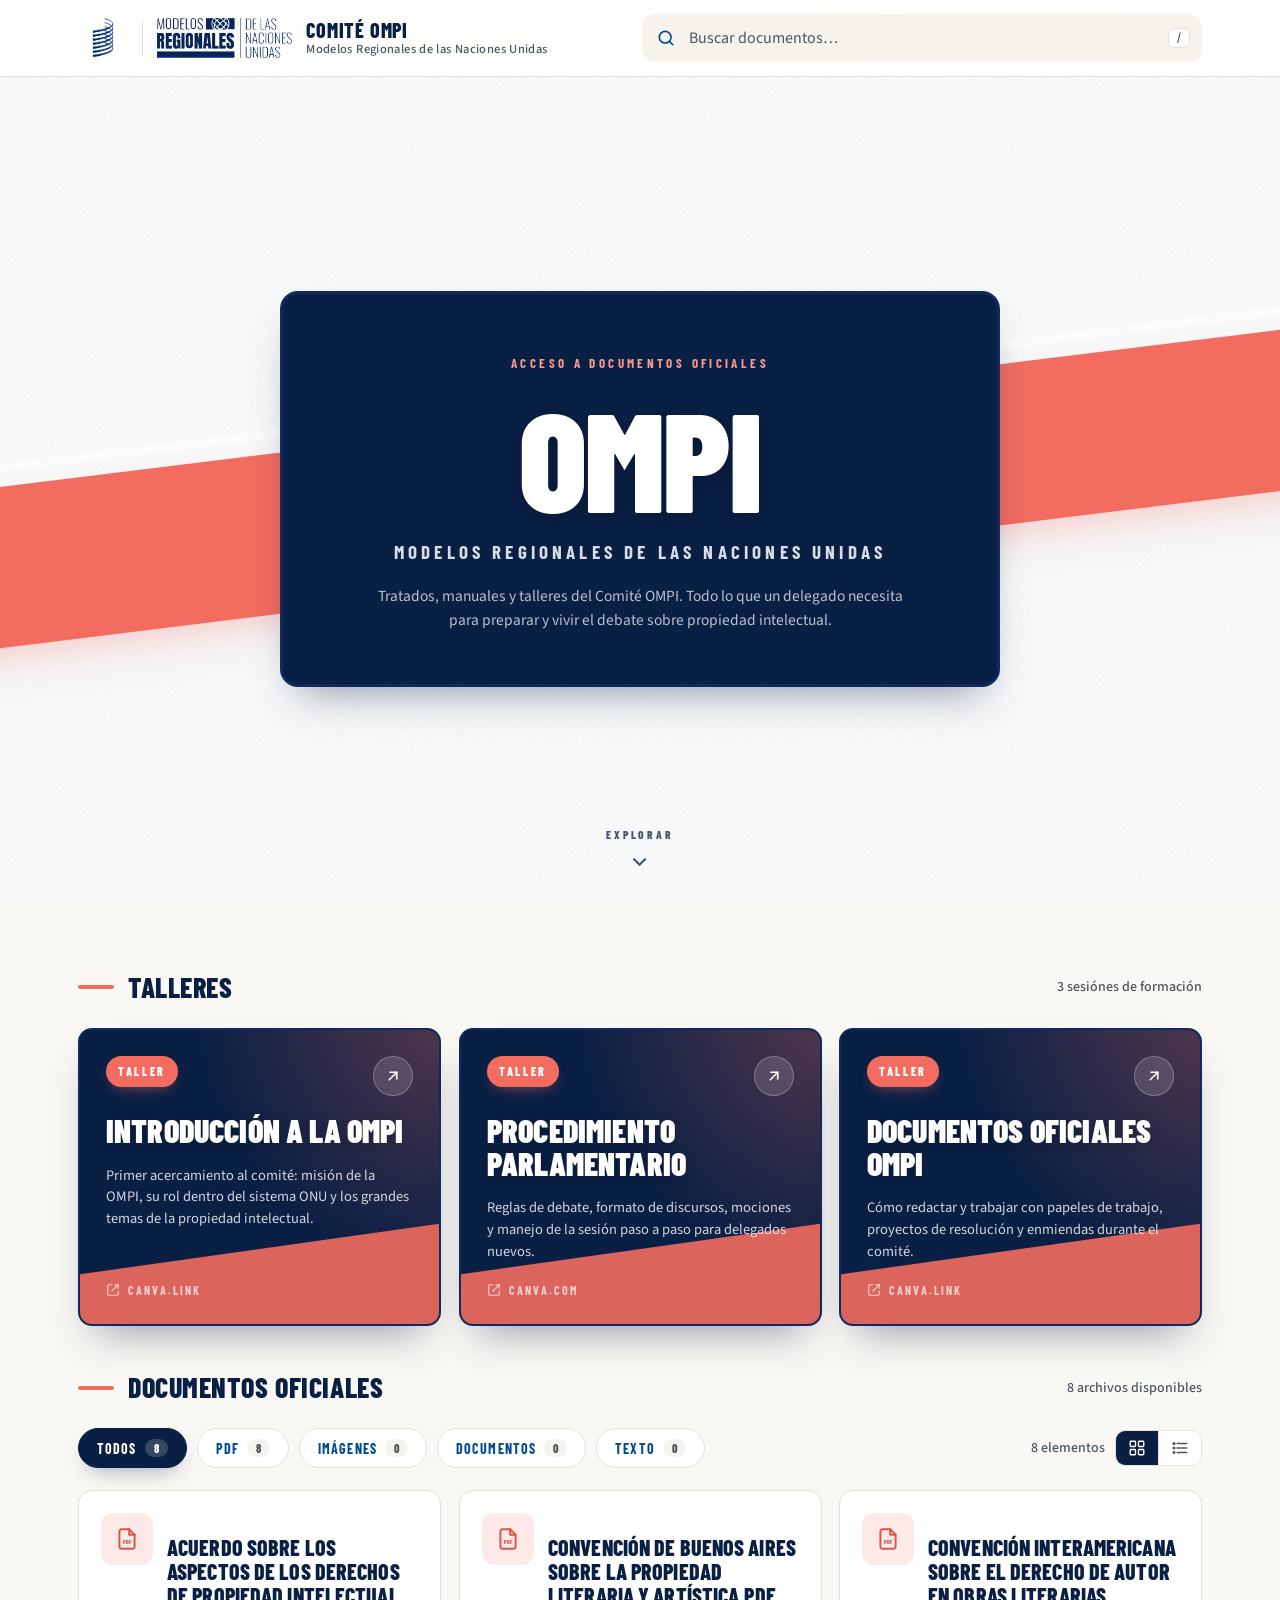
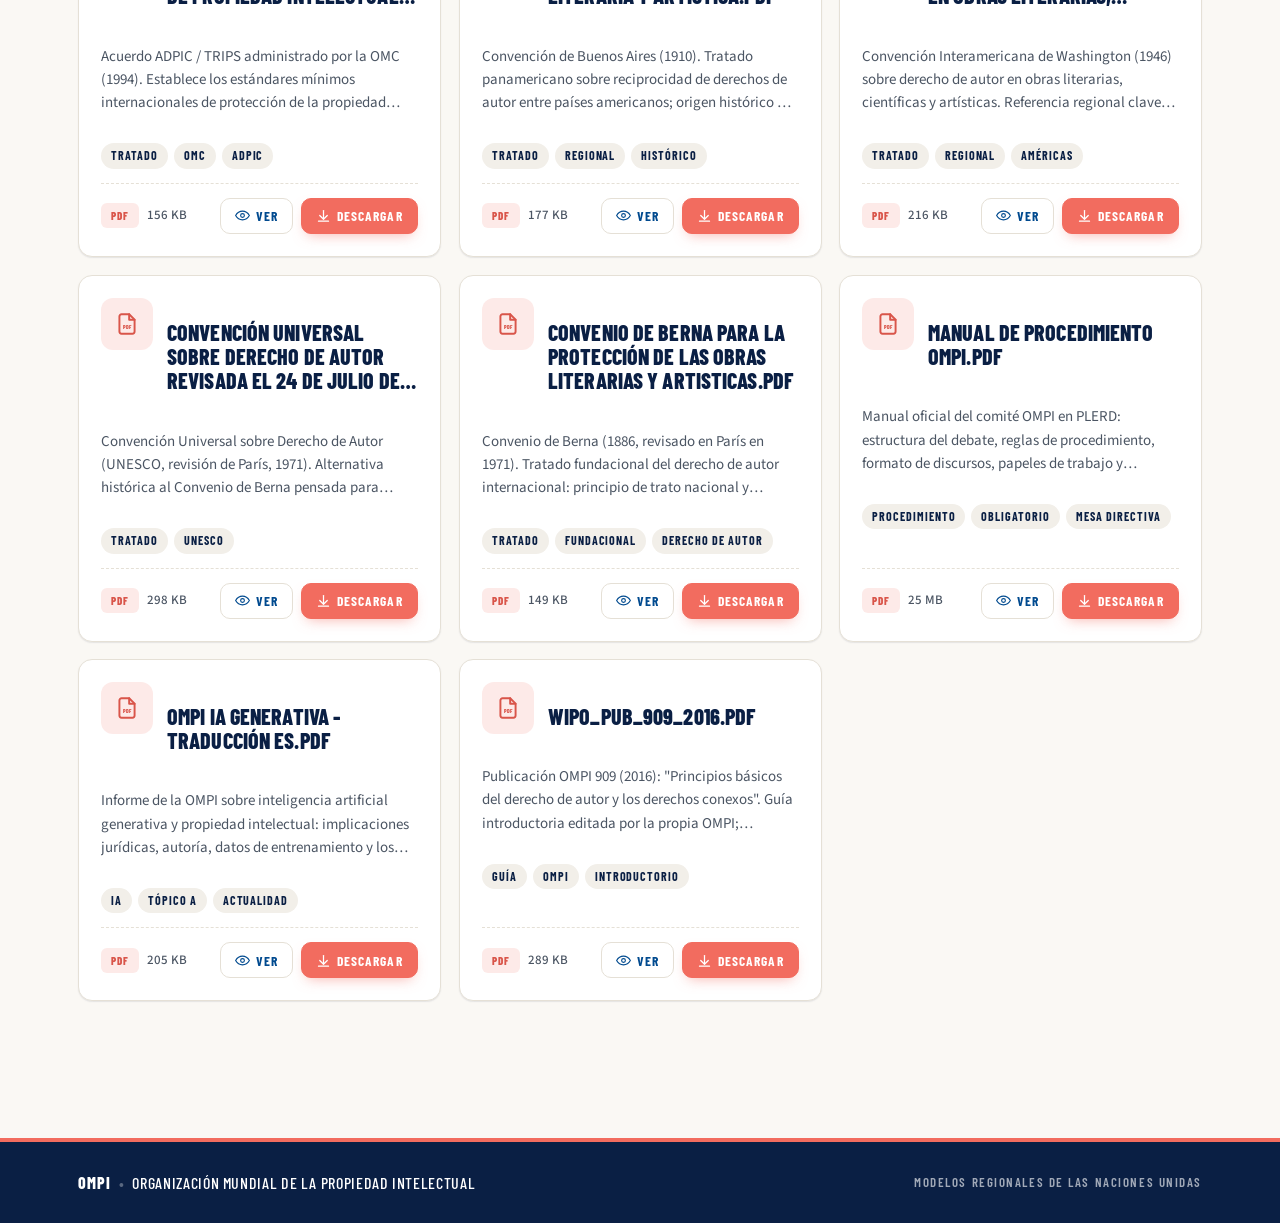
<file: index.html>
<!doctype html>
<html lang="es">
<head>
  <meta charset="utf-8" />
  <meta name="viewport" content="width=device-width, initial-scale=1, viewport-fit=cover" />
  <meta name="theme-color" content="#0A1F44" />
  <meta name="description" content="Acceso a Documentos oficiales · OMPI — Modelos Regionales de las Naciones Unidas. Tratados, talleres y manuales para los delegados del comité." />
  <title>Acceso a Documentos oficiales · OMPI</title>

  <link rel="preconnect" href="https://fonts.googleapis.com" />
  <link rel="preconnect" href="https://fonts.gstatic.com" crossorigin />
  <link href="https://fonts.googleapis.com/css2?family=Barlow:wght@500;600;700;800&family=Barlow+Condensed:wght@700;800;900&family=Source+Sans+3:wght@400;500;600;700&display=swap" rel="stylesheet" />
  <link rel="stylesheet" href="styles.css" />
  <link rel="icon" type="image/png" href="isotipo.png" />
</head>
<body>
  <a class="skip-link" href="#main">Saltar al contenido</a>

  <header class="site-header" role="banner">
    <div class="container header-inner">
      <a class="brand" href="#/" aria-label="OMPI · Modelos Regionales — Inicio">
        <span class="brand-iso">
          <img src="isotipo.png" alt="OMPI" />
        </span>
        <span class="brand-divider" aria-hidden="true"></span>
        <span class="brand-secondary-mark has-img" aria-label="Modelos Regionales">
          <img src="mr.png" alt="MR · Modelos Regionales" />
        </span>
        <span class="brand-text">
          <span class="brand-primary">Comité OMPI</span>
          <span class="brand-subtitle">Modelos Regionales de las Naciones Unidas</span>
        </span>
      </a>

      <form class="search" role="search" onsubmit="return false;">
        <svg class="search-icon" viewBox="0 0 24 24" aria-hidden="true"><circle cx="11" cy="11" r="7" fill="none" stroke="currentColor" stroke-width="2"/><path d="m20 20-3.5-3.5" stroke="currentColor" stroke-width="2" stroke-linecap="round"/></svg>
        <input id="search" type="search" placeholder="Buscar documentos…" autocomplete="off" aria-label="Buscar documentos" />
        <kbd class="search-kbd" aria-hidden="true">/</kbd>
      </form>
    </div>
  </header>

  <main id="main" class="container" role="main">
    <nav class="breadcrumb" id="breadcrumb" aria-label="Ruta"></nav>
    <section id="view" class="view" aria-live="polite"></section>
  </main>

  <footer class="site-footer">
    <div class="container footer-inner">
      <div class="footer-brand">
        <strong>OMPI</strong>
        <span class="dot">•</span>
        <span>Organización Mundial de la Propiedad Intelectual</span>
      </div>
      <div class="footer-meta">
        <span>Modelos Regionales de las Naciones Unidas</span>
      </div>
    </div>
  </footer>

  <script src="app.js" defer></script>
</body>
</html>
</file>
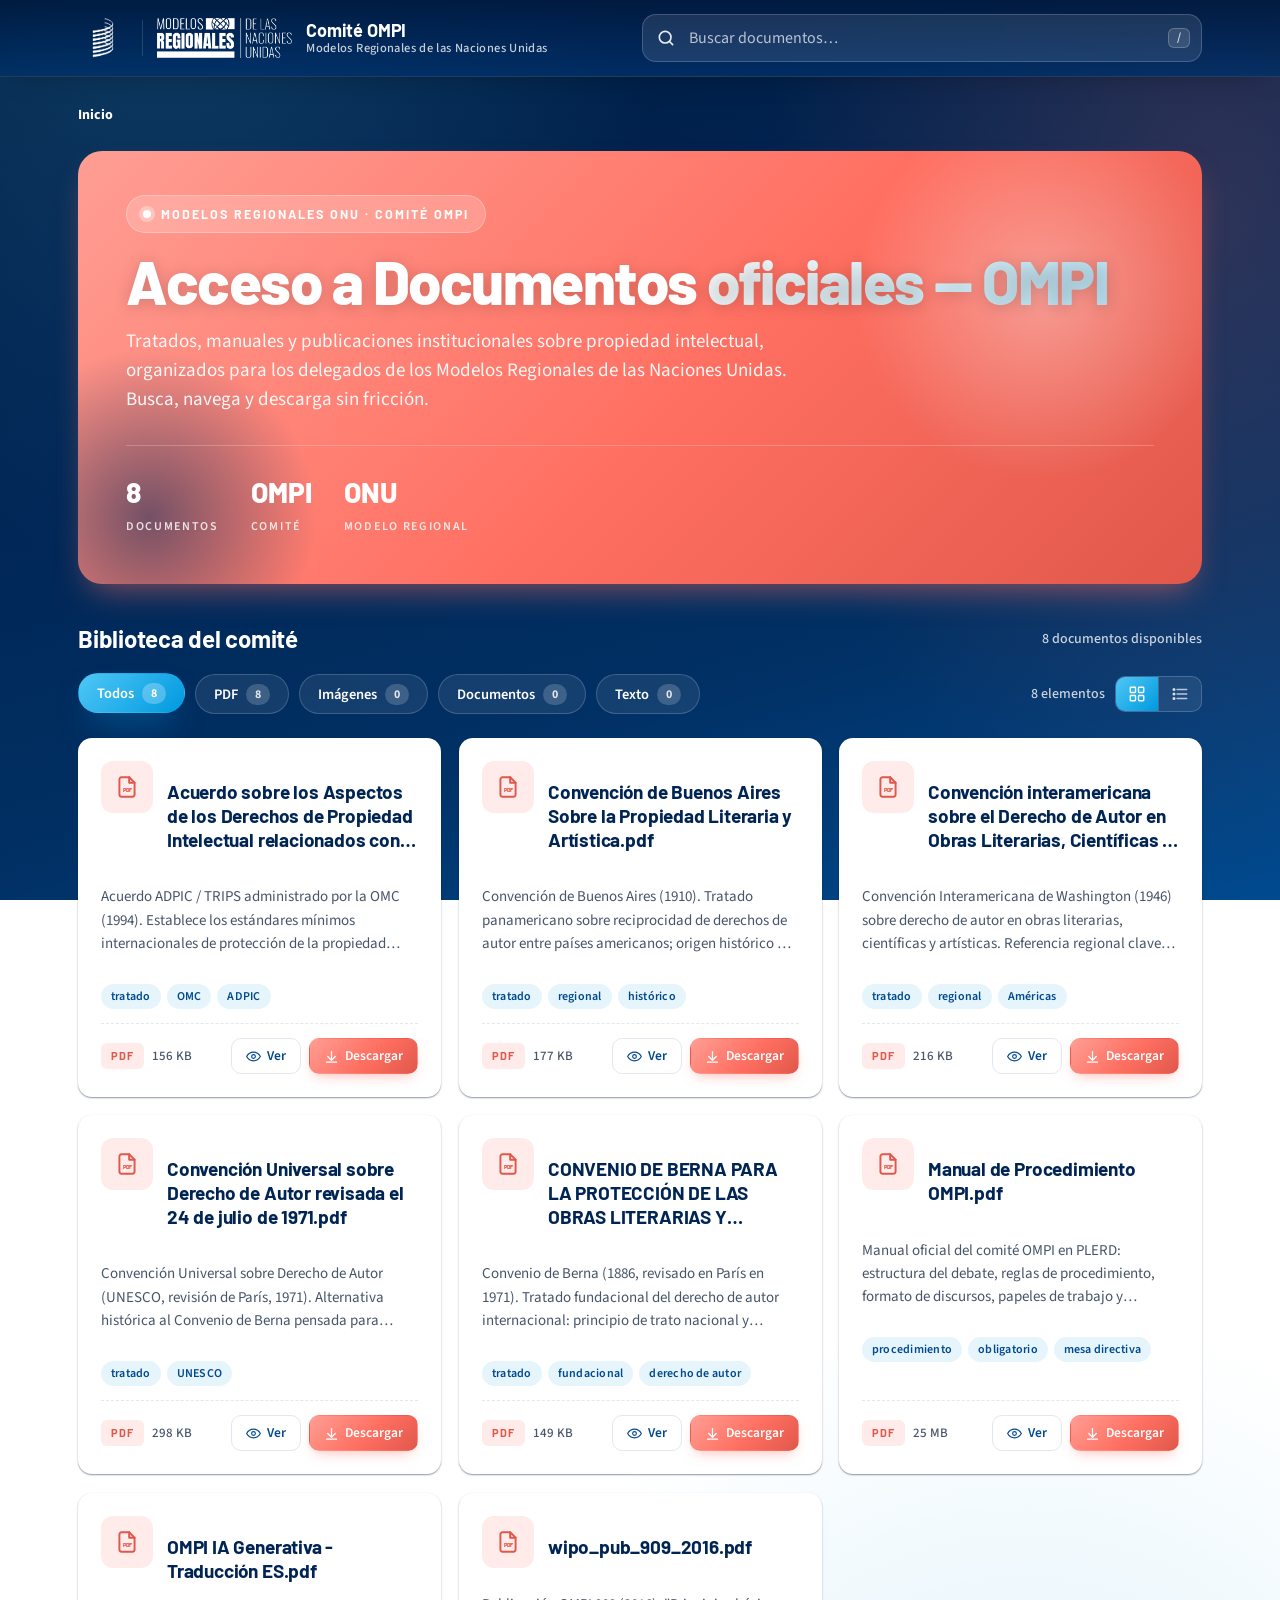
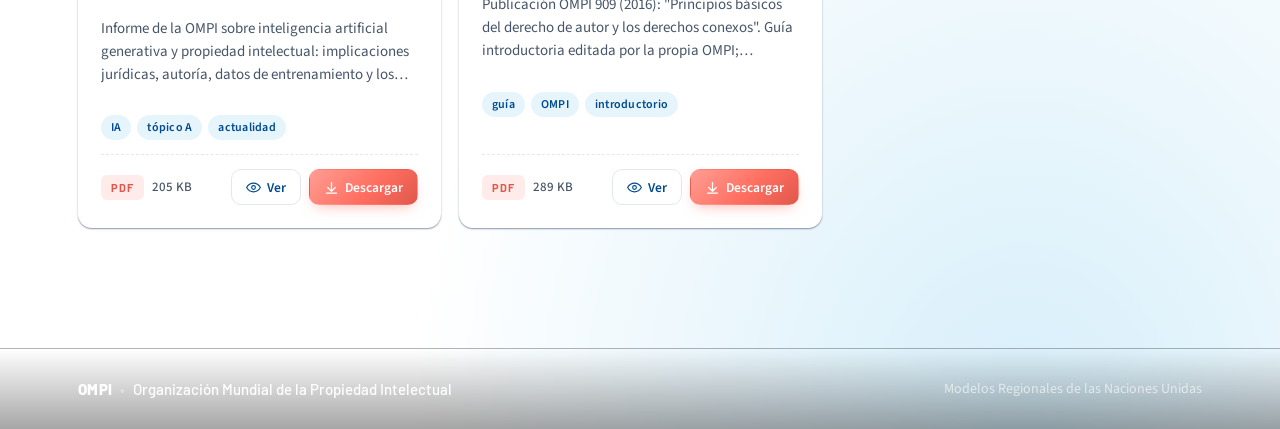
<file: site/index.html>
<!doctype html>
<html lang="es">
<head>
  <meta charset="utf-8" />
  <meta name="viewport" content="width=device-width, initial-scale=1, viewport-fit=cover" />
  <meta name="theme-color" content="#02224A" />
  <meta name="description" content="Acceso a documentos oficiales · OMPI — PLERD. Búsqueda, navegación y descarga de tratados, manuales y publicaciones del comité." />
  <title>Acceso a Documentos oficiales · OMPI — PLERD</title>

  <link rel="preconnect" href="https://fonts.googleapis.com" />
  <link rel="preconnect" href="https://fonts.gstatic.com" crossorigin />
  <link href="https://fonts.googleapis.com/css2?family=Barlow:wght@500;600;700;800&family=Source+Sans+3:wght@400;500;600;700&display=swap" rel="stylesheet" />
  <link rel="stylesheet" href="styles.css" />
  <link rel="icon" type="image/png" href="../isotipo.png" />
</head>
<body>
  <a class="skip-link" href="#main">Saltar al contenido</a>

  <header class="site-header" role="banner">
    <div class="container header-inner">
      <a class="brand" href="#/" aria-label="OMPI · PLERD — Inicio">
        <!--
          ISOTIPO OMPI — usa el archivo `isotipo.png` ubicado en la
          carpeta raíz del proyecto. Reemplázalo libremente.
        -->
        <span class="brand-iso">
          <img src="../isotipo.png" alt="OMPI" />
        </span>

        <!-- Isotipo MR (Modelos Regionales) — PNG blanco sobre fondo transparente. -->
        <span class="brand-divider" aria-hidden="true"></span>
        <span class="brand-secondary-mark has-img" aria-label="Modelos Regionales">
          <img src="../mr.png" alt="MR · Modelos Regionales" />
        </span>

        <span class="brand-text">
          <span class="brand-primary">Comité OMPI</span>
          <span class="brand-subtitle">Modelos Regionales de las Naciones Unidas</span>
        </span>
      </a>

      <form class="search" role="search" onsubmit="return false;">
        <svg class="search-icon" viewBox="0 0 24 24" aria-hidden="true"><circle cx="11" cy="11" r="7" fill="none" stroke="currentColor" stroke-width="2"/><path d="m20 20-3.5-3.5" stroke="currentColor" stroke-width="2" stroke-linecap="round"/></svg>
        <input id="search" type="search" placeholder="Buscar documentos…" autocomplete="off" aria-label="Buscar documentos" />
        <kbd class="search-kbd" aria-hidden="true">/</kbd>
      </form>
    </div>
  </header>

  <main id="main" class="container" role="main">
    <nav class="breadcrumb" id="breadcrumb" aria-label="Ruta"></nav>
    <section id="view" class="view" aria-live="polite"></section>
  </main>

  <footer class="site-footer">
    <div class="container footer-inner">
      <div class="footer-brand">
        <strong>OMPI</strong>
        <span class="dot">•</span>
        <span>Organización Mundial de la Propiedad Intelectual</span>
      </div>
      <div class="footer-meta">
        <span>Modelos Regionales de las Naciones Unidas</span>
      </div>
    </div>
  </footer>

  <script src="app.js" defer></script>
</body>
</html>
</file>
<file: styles.css>
/* =========================================================
   OMPI · Modelos Regionales ONU — Acceso a Documentos
   Estética inspirada en la marca CELIDER · MR-ONU:
   fondo blanco con textura de papel, banda coral diagonal,
   badges navy con tipografía condensada en mayúsculas.
   ========================================================= */

:root {
  /* Paleta institucional */
  --navy-950: #061533;
  --navy-900: #0A1F44;   /* badge / containers / títulos */
  --navy-800: #0F2A5C;
  --navy-700: #014A8F;
  --blue-500: #0099E0;
  --blue-300: #4FC7F5;
  --blue-100: #B7E3F4;
  --blue-50:  #E6F5FC;
  --coral:    #F26C5F;
  --coral-300:#F89A91;
  --coral-700:#D9554A;

  /* Neutros */
  --paper:    #FAF8F4;
  --paper-2:  #F2EFE9;
  --ink:      #0A1F44;
  --ink-2:    #1F2937;
  --muted:    #4B5563;
  --muted-2:  #9CA3AF;
  --line:     #E5E0D6;
  --line-2:   #EEEBE2;
  --surface:  #FFFFFF;
  --surface-2:#F6F3EC;

  /* Sombras */
  --shadow-1: 0 1px 2px rgba(10, 31, 68, .06), 0 1px 1px rgba(10, 31, 68, .04);
  --shadow-2: 0 16px 32px -16px rgba(10, 31, 68, .22), 0 6px 14px -6px rgba(10, 31, 68, .12);
  --shadow-navy:  0 22px 40px -18px rgba(10, 31, 68, .45);
  --shadow-coral: 0 22px 40px -18px rgba(242, 108, 95, .55);

  --radius:    14px;
  --radius-sm: 8px;
  --radius-lg: 22px;
  --radius-pill: 999px;

  --header-h: 76px;
  --maxw: 1180px;

  --ease-out: cubic-bezier(.2, .8, .2, 1);
  --ease-spring: cubic-bezier(.34, 1.2, .64, 1);
  --t-fast: .18s;
  --t-base: .28s;
  --t-slow: .45s;

  /* Textura de papel — SVG noise inline */
  --paper-texture: url("data:image/svg+xml;utf8,<svg xmlns='http://www.w3.org/2000/svg' width='300' height='300'><filter id='n'><feTurbulence type='fractalNoise' baseFrequency='0.85' numOctaves='2' stitchTiles='stitch'/><feColorMatrix values='0 0 0 0 0.04  0 0 0 0 0.08  0 0 0 0 0.15  0 0 0 0.08 0'/></filter><rect width='100%25' height='100%25' filter='url(%23n)'/></svg>");
}

* { box-sizing: border-box; }

html, body {
  margin: 0;
  padding: 0;
  color: var(--ink);
  font-family: 'Source Sans 3', -apple-system, BlinkMacSystemFont, 'Segoe UI', Roboto, Helvetica, Arial, sans-serif;
  font-size: 17px;
  line-height: 1.6;
  -webkit-font-smoothing: antialiased;
  text-rendering: optimizeLegibility;
  min-height: 100%;
}

html { scroll-behavior: smooth; }

body {
  background:
    var(--paper-texture),
    radial-gradient(ellipse 80% 60% at 100% 0%, rgba(242, 108, 95, .06) 0%, transparent 50%),
    radial-gradient(ellipse 70% 50% at 0% 100%, rgba(0, 153, 224, .05) 0%, transparent 50%),
    var(--paper);
  background-attachment: fixed;
  background-size: 300px 300px, auto, auto, auto;
  background-repeat: repeat, no-repeat, no-repeat, no-repeat;
  /* El hero rompe el ancho del contenedor con margin-inline negativo:
     evitamos cualquier scroll horizontal residual. */
  overflow-x: clip;
}

h1, h2, h3, h4 {
  font-family: 'Barlow', sans-serif;
  letter-spacing: -.01em;
  color: var(--navy-900);
}

a { color: inherit; text-decoration: none; }
a:focus-visible, button:focus-visible, input:focus-visible {
  outline: 3px solid var(--coral);
  outline-offset: 3px;
  border-radius: 6px;
}

.container { max-width: var(--maxw); margin: 0 auto; padding: 0 28px; }

.skip-link {
  position: absolute;
  left: -9999px; top: 8px;
  background: var(--coral); color: #fff;
  padding: 10px 14px; border-radius: 8px;
  z-index: 100; font-weight: 700;
}
.skip-link:focus { left: 12px; }

/* ============================ Header ============================ */
.site-header {
  position: sticky;
  top: 0;
  z-index: 30;
  background: rgba(255, 255, 255, .88);
  backdrop-filter: saturate(180%) blur(14px);
  -webkit-backdrop-filter: saturate(180%) blur(14px);
  border-bottom: 1px solid var(--line);
}
.header-inner {
  min-height: var(--header-h);
  display: flex; align-items: center; gap: 22px;
  padding-top: 12px; padding-bottom: 12px;
}

.brand { display: inline-flex; align-items: center; gap: 14px; flex-shrink: 0; }

/* Isotipo OMPI — el PNG es navy oscuro; se ve nativo sobre header blanco */
.brand-iso {
  display: inline-flex; align-items: center; justify-content: center;
  width: 50px; height: 50px; flex-shrink: 0;
  filter: drop-shadow(0 0 0 rgba(10, 31, 68, 0));
  transition: filter var(--t-base) var(--ease-out);
}
.brand-iso img { display: block; width: 100%; height: 100%; object-fit: contain; }
.brand:hover .brand-iso { filter: drop-shadow(0 0 10px rgba(10, 31, 68, .14)); }

.brand-divider { width: 1px; height: 36px; background: var(--line); flex-shrink: 0; }

/* mr.png viene en blanco; lo recoloreamos a navy para que se vea sobre fondo claro */
.brand-secondary-mark {
  display: inline-flex; align-items: center; justify-content: center;
  width: 50px; height: 50px;
  border-radius: 10px;
  border: 1px dashed rgba(10, 31, 68, .25);
  flex-shrink: 0; overflow: hidden;
  color: var(--navy-900);
  filter: drop-shadow(0 0 0 rgba(10, 31, 68, 0));
  transition: border-color var(--t-base) var(--ease-out), background var(--t-base) var(--ease-out), filter var(--t-base) var(--ease-out);
}
.brand:hover .brand-secondary-mark { border-color: var(--coral); background: rgba(242, 108, 95, .08); }
.brand-secondary-mark.has-img {
  width: auto; min-width: 90px; max-width: 160px;
  height: 44px; border: 0; border-radius: 0; padding: 2px 0;
}
.brand-secondary-mark.has-img img {
  width: auto; max-width: 100%; height: 100%; object-fit: contain;
  /* white PNG → recolor a navy */
  filter: brightness(0) saturate(100%) invert(11%) sepia(63%) saturate(2400%) hue-rotate(208deg) brightness(95%) contrast(102%);
}
.brand:hover .brand-secondary-mark.has-img {
  background: transparent;
  filter: drop-shadow(0 0 10px rgba(10, 31, 68, .14));
}
.brand-secondary-mark:not(.has-img) img { display: block; width: 100%; height: 100%; object-fit: contain; }
.brand-placeholder {
  font-family: 'Barlow Condensed', sans-serif;
  font-weight: 800; font-size: 12px; letter-spacing: .12em;
  color: var(--navy-900);
}

.brand-text { display: inline-flex; flex-direction: column; line-height: 1.15; }
.brand-primary {
  font-family: 'Barlow Condensed', sans-serif;
  font-weight: 800; font-size: 20px;
  color: var(--navy-900);
  letter-spacing: .04em; text-transform: uppercase;
}
.brand-subtitle {
  font-family: 'Source Sans 3', sans-serif;
  font-weight: 500; font-size: 12.5px;
  color: var(--muted); letter-spacing: .03em;
}

/* Buscador */
.search { position: relative; flex: 1; max-width: 560px; margin-left: auto; }
.search input {
  width: 100%; height: 48px;
  padding: 0 48px 0 46px;
  background: var(--surface-2);
  border: 1.5px solid transparent;
  border-radius: var(--radius);
  font: inherit; font-size: 16px; color: var(--ink);
  transition: background var(--t-fast), border-color var(--t-fast), box-shadow var(--t-fast);
}
.search input::placeholder { color: var(--muted); }
.search input:hover { background: var(--paper-2); }
.search input:focus {
  background: #fff;
  border-color: var(--coral);
  box-shadow: 0 0 0 5px rgba(242, 108, 95, .18);
  outline: none;
}
.search-icon {
  position: absolute; left: 14px; top: 50%; transform: translateY(-50%);
  width: 20px; height: 20px; color: var(--navy-700);
  pointer-events: none;
}
.search-kbd {
  position: absolute; right: 12px; top: 50%; transform: translateY(-50%);
  font-family: inherit; font-size: 12px; font-weight: 700;
  color: var(--muted); background: #fff;
  border: 1px solid var(--line); border-radius: 6px;
  padding: 3px 8px; line-height: 1;
}

/* ============================ Breadcrumb ============================ */
.breadcrumb {
  display: flex; flex-wrap: wrap; align-items: center;
  gap: 4px; padding: 22px 0 4px;
  color: var(--muted); font-size: 14px; font-weight: 500;
}
/* Sin breadcrumb visible (p. ej. en home) → no ocupa espacio */
.breadcrumb:empty { padding: 0; }
.breadcrumb a {
  color: var(--navy-700);
  padding: 5px 10px; border-radius: 6px;
  transition: background var(--t-fast), color var(--t-fast), transform var(--t-fast);
}
.breadcrumb a:hover { background: var(--paper-2); color: var(--navy-900); transform: translateY(-1px); }
.breadcrumb .sep { color: var(--muted-2); }
.breadcrumb .current { color: var(--navy-900); font-weight: 700; padding: 5px 0; }

/* ============================ View animations ============================ */
.view { padding-bottom: 80px; }
@keyframes viewEnter {
  from { opacity: 0; transform: translateY(14px); filter: blur(2px); }
  to   { opacity: 1; transform: translateY(0);    filter: blur(0); }
}
#view > * { animation: viewEnter .45s var(--ease-out) both; }
#view > *:nth-child(1) { animation-delay: 0ms; }
#view > *:nth-child(2) { animation-delay: 80ms; }
#view > *:nth-child(3) { animation-delay: 140ms; }
#view > *:nth-child(4) { animation-delay: 200ms; }
#view > *:nth-child(5) { animation-delay: 260ms; }
#view > *:nth-child(6) { animation-delay: 320ms; }
#view > *:nth-child(7) { animation-delay: 380ms; }

@keyframes itemEnter {
  from { opacity: 0; transform: translateY(10px) scale(.985); }
  to   { opacity: 1; transform: translateY(0)   scale(1); }
}
.grid > *, .list > *, .workshops > * { animation: itemEnter .42s var(--ease-out) both; }
.grid > *:nth-child(1), .list > *:nth-child(1), .workshops > *:nth-child(1) { animation-delay: 0ms; }
.grid > *:nth-child(2), .list > *:nth-child(2), .workshops > *:nth-child(2) { animation-delay: 60ms; }
.grid > *:nth-child(3), .list > *:nth-child(3), .workshops > *:nth-child(3) { animation-delay: 120ms; }
.grid > *:nth-child(4), .list > *:nth-child(4) { animation-delay: 180ms; }
.grid > *:nth-child(5), .list > *:nth-child(5) { animation-delay: 240ms; }
.grid > *:nth-child(6), .list > *:nth-child(6) { animation-delay: 300ms; }
.grid > *:nth-child(n+7), .list > *:nth-child(n+7) { animation-delay: 360ms; }

/* ============================ HERO BADGE ============================ */
/* Sección de intro: edge-to-edge, ocupa el viewport al cargar.
   Rompe el ancho del .container con margin-inline negativo. */
.hero-badge {
  position: relative;
  margin-inline: calc(50% - 50vw);   /* full-bleed */
  margin-top: 0;
  margin-bottom: 64px;
  padding: 80px 24px;
  display: flex; align-items: center; justify-content: center;
  overflow: hidden; isolation: isolate;
  border-radius: 0;
  border: 0;
  background: var(--surface);
  background-image: var(--paper-texture);
  background-size: 300px 300px;

  /* Llena la pantalla visible debajo del header */
  min-height: calc(100vh - var(--header-h));
  min-height: calc(100svh - var(--header-h));
}
/* Banda diagonal coral — escala con la sección completa */
.hero-badge::before {
  content: "";
  position: absolute;
  left: -10%; right: -10%;
  top: 50%; height: 160px;
  background: var(--coral);
  transform: translateY(-50%) rotate(-7deg);
  z-index: 0;
  box-shadow: 0 22px 50px -22px rgba(242, 108, 95, .45);
}
/* Línea fina blanca paralela */
.hero-badge::after {
  content: "";
  position: absolute;
  left: -10%; right: -10%;
  top: 50%; height: 8px;
  background: rgba(255, 255, 255, .55);
  transform: translateY(calc(-50% - 100px)) rotate(-7deg);
  z-index: 1;
}

/* Indicador de scroll en la parte inferior del hero */
.hero-scroll {
  position: absolute;
  left: 50%;
  bottom: 28px;
  transform: translateX(-50%);
  display: inline-flex;
  flex-direction: column;
  align-items: center;
  gap: 8px;
  color: var(--navy-900);
  font-family: 'Barlow Condensed', sans-serif;
  font-weight: 800;
  font-size: 11.5px;
  letter-spacing: .26em;
  text-transform: uppercase;
  text-decoration: none;
  z-index: 3;
  opacity: .75;
  transition: opacity var(--t-fast), color var(--t-fast);
}
.hero-scroll:hover { opacity: 1; color: var(--coral-700); }
.hero-scroll svg {
  width: 22px; height: 22px;
  animation: heroScrollBounce 1.8s var(--ease-out) infinite;
}
@keyframes heroScrollBounce {
  0%, 100% { transform: translateY(0); }
  50%      { transform: translateY(8px); }
}

.hero-card {
  position: relative;
  z-index: 2;
  background: var(--navy-900);
  color: #fff;
  border-radius: 18px;
  padding: 56px 64px 52px;
  text-align: center;
  max-width: 720px;
  width: 100%;
  box-shadow: var(--shadow-navy);
  border: 3px solid var(--navy-800);
}
.hero-eyebrow {
  display: inline-block;
  font-family: 'Barlow Condensed', sans-serif;
  font-weight: 700;
  font-size: 13px;
  letter-spacing: .26em;
  text-transform: uppercase;
  color: var(--coral-300);
  margin-bottom: 22px;
}
.hero-title {
  font-family: 'Barlow Condensed', sans-serif;
  font-weight: 900;
  font-size: clamp(64px, 11vw, 140px);
  line-height: .88;
  letter-spacing: -.01em;
  text-transform: uppercase;
  color: #fff;
  margin: 0;
  text-shadow: 0 4px 16px rgba(0,0,0,.18);
}
.hero-subtitle {
  font-family: 'Barlow Condensed', sans-serif;
  font-weight: 700;
  font-size: clamp(15px, 1.7vw, 19px);
  letter-spacing: .22em;
  text-transform: uppercase;
  color: rgba(255, 255, 255, .85);
  margin: 18px 0 0;
}
.hero-tagline {
  margin: 16px auto 0;
  max-width: 540px;
  font-size: 15.5px;
  color: rgba(255, 255, 255, .72);
  line-height: 1.55;
}

/* Hero compacto (carpetas/búsqueda) */
.hero.compact {
  position: relative;
  padding: 32px 36px;
  margin: 12px 0 28px;
  background: var(--surface);
  background-image: var(--paper-texture);
  background-size: 300px 300px;
  border: 1px solid var(--line);
  border-radius: var(--radius);
  border-left: 6px solid var(--coral);
  box-shadow: var(--shadow-1);
}
.hero.compact .eyebrow {
  display: inline-flex; align-items: center; gap: 10px;
  font-family: 'Barlow Condensed', sans-serif;
  font-weight: 800; font-size: 12px;
  letter-spacing: .22em; text-transform: uppercase;
  color: var(--coral-700);
}
.hero.compact .eyebrow .dot {
  width: 8px; height: 8px; border-radius: 50%;
  background: var(--coral);
  box-shadow: 0 0 0 4px rgba(242, 108, 95, .22);
}
.hero.compact h1 {
  font-family: 'Barlow Condensed', sans-serif;
  font-weight: 800; text-transform: uppercase;
  letter-spacing: .01em; color: var(--navy-900);
  font-size: clamp(28px, 4vw, 40px);
  margin: 12px 0 6px; line-height: 1.05;
}
.hero.compact p {
  color: var(--muted); margin: 0;
  font-size: 16px; max-width: 640px;
}

/* ============================ Section head ============================ */
.section-head {
  display: flex; align-items: center; justify-content: space-between;
  gap: 16px; margin: 8px 0 18px; flex-wrap: wrap;
}
.section-head h2 {
  font-family: 'Barlow Condensed', sans-serif;
  font-size: 28px; font-weight: 800;
  color: var(--navy-900); margin: 0;
  letter-spacing: .02em; text-transform: uppercase;
  display: flex; align-items: center; gap: 14px;
}
.section-head h2::before {
  content: ""; width: 36px; height: 4px;
  background: var(--coral); border-radius: 2px;
}
.section-meta { color: var(--muted); font-size: 14px; font-weight: 500; }

/* ============================ Toolbar ============================ */
.toolbar {
  display: flex; flex-wrap: wrap; gap: 10px;
  align-items: center; margin-bottom: 22px;
}
.chip {
  display: inline-flex; align-items: center; gap: 8px;
  height: 40px; padding: 0 18px;
  background: var(--surface);
  border: 1.5px solid var(--line);
  border-radius: var(--radius-pill);
  font-family: 'Barlow Condensed', sans-serif;
  font-weight: 700; font-size: 14px;
  letter-spacing: .08em; text-transform: uppercase;
  color: var(--navy-700);
  cursor: pointer;
  transition: all var(--t-base) var(--ease-out);
}
.chip:hover {
  background: var(--paper-2);
  border-color: var(--navy-700);
  color: var(--navy-900);
  transform: translateY(-2px);
}
.chip[aria-pressed="true"] {
  background: var(--navy-900); color: #fff;
  border-color: var(--navy-900);
  box-shadow: 0 10px 22px -10px rgba(10, 31, 68, .45);
}
.chip-count {
  font-size: 12px; font-weight: 800; letter-spacing: 0;
  color: var(--muted); background: var(--surface-2);
  padding: 2px 9px; border-radius: 999px;
}
.chip[aria-pressed="true"] .chip-count { background: rgba(255,255,255,.18); color: #fff; }

.toolbar .spacer { flex: 1; }
.toolbar .view-toggle {
  display: inline-flex;
  border: 1.5px solid var(--line);
  border-radius: 10px; overflow: hidden;
  background: var(--surface);
}
.toolbar .view-toggle button {
  background: transparent; border: 0;
  padding: 8px 12px; cursor: pointer;
  color: var(--muted);
  display: inline-flex; align-items: center;
  transition: all var(--t-fast);
}
.toolbar .view-toggle button:hover { color: var(--navy-900); background: var(--paper-2); }
.toolbar .view-toggle button[aria-pressed="true"] { background: var(--navy-900); color: #fff; }
.toolbar .view-toggle button + button { border-left: 1.5px solid var(--line); }
.toolbar .view-toggle svg { width: 18px; height: 18px; }

/* ============================ Cards (documentos) ============================ */
.grid {
  display: grid;
  grid-template-columns: repeat(auto-fill, minmax(320px, 1fr));
  gap: 18px;
}
.list { display: flex; flex-direction: column; gap: 10px; }

.card {
  display: flex; flex-direction: column; gap: 14px;
  padding: 22px;
  background: var(--surface);
  border: 1.5px solid var(--line);
  border-radius: var(--radius);
  transition: border-color var(--t-base) var(--ease-out), box-shadow var(--t-base) var(--ease-out), transform var(--t-base) var(--ease-out);
  position: relative; overflow: hidden; isolation: isolate;
  box-shadow: var(--shadow-1);
  color: var(--ink);
}
.card::before {
  content: "";
  position: absolute;
  inset: -2px -2px auto auto;
  width: 220px; height: 220px;
  background: radial-gradient(closest-side, rgba(242, 108, 95, .14), transparent 70%);
  opacity: 0;
  transition: opacity var(--t-base) var(--ease-out);
  z-index: -1;
}
.card::after {
  content: "";
  position: absolute; top: 0; left: 0; right: 0;
  height: 4px;
  background: var(--coral);
  transform: scaleX(0);
  transform-origin: left center;
  transition: transform var(--t-base) var(--ease-out);
  z-index: 1;
}
.card:hover {
  border-color: var(--navy-900);
  box-shadow: var(--shadow-2);
  transform: translateY(-4px);
}
.card:hover::before { opacity: 1; }
.card:hover::after { transform: scaleX(1); }

.card-head { display: flex; align-items: flex-start; gap: 14px; }
.card-icon {
  width: 52px; height: 52px;
  border-radius: 12px;
  display: inline-flex; align-items: center; justify-content: center;
  flex-shrink: 0;
}
.card-title {
  font-family: 'Barlow Condensed', sans-serif;
  font-size: 22px; font-weight: 800;
  color: var(--navy-900);
  line-height: 1.1; letter-spacing: .005em;
  text-transform: uppercase;
  display: -webkit-box;
  -webkit-line-clamp: 3;
  -webkit-box-orient: vertical;
  overflow: hidden; word-break: break-word;
  flex: 1; min-width: 0;
  transition: color var(--t-fast);
}
.card-link { color: inherit; cursor: pointer; display: block; }
.card-link:hover .card-title { color: var(--coral-700); }

.card-desc {
  color: var(--muted);
  font-size: 15px; line-height: 1.55;
  display: -webkit-box;
  -webkit-line-clamp: 3;
  -webkit-box-orient: vertical;
  overflow: hidden;
}

.card-tags { display: flex; flex-wrap: wrap; gap: 6px; }
.tag {
  font-family: 'Barlow Condensed', sans-serif;
  font-size: 12px; font-weight: 700;
  letter-spacing: .08em; text-transform: uppercase;
  color: var(--navy-900);
  background: var(--paper-2);
  padding: 3px 10px;
  border-radius: var(--radius-pill);
  transition: background var(--t-fast), transform var(--t-fast);
}
.tag:hover { background: var(--blue-50); transform: translateY(-1px); }

.card-foot {
  display: flex; align-items: center; justify-content: space-between;
  gap: 12px; margin-top: auto;
  padding-top: 14px;
  border-top: 1px dashed var(--line);
}
.card-meta {
  display: flex; align-items: center; gap: 8px;
  color: var(--muted); font-size: 13px; font-weight: 500;
}

.badge {
  font-family: 'Barlow Condensed', sans-serif;
  text-transform: uppercase; letter-spacing: .1em;
  font-weight: 800; font-size: 11px;
  padding: 4px 10px; border-radius: 6px;
  background: var(--surface-2); color: var(--navy-700);
}
.badge.pdf { background: rgba(242, 108, 95, .14); color: var(--coral-700); }
.badge.img { background: #DCFCE7; color: #047857; }
.badge.txt { background: #E0E7FF; color: #4338CA; }
.badge.doc { background: var(--blue-50); color: var(--navy-700); }
.badge.taller { background: var(--coral); color: #fff; }

.card-actions { display: flex; gap: 8px; flex-wrap: wrap; }
.btn-mini {
  display: inline-flex; align-items: center; gap: 6px;
  height: 36px; padding: 0 14px;
  border-radius: 10px;
  font-family: 'Barlow Condensed', sans-serif;
  font-weight: 700; font-size: 13.5px;
  letter-spacing: .08em; text-transform: uppercase;
  border: 1.5px solid var(--line);
  background: var(--surface); color: var(--navy-700);
  cursor: pointer;
  transition: all var(--t-base) var(--ease-out);
  text-decoration: none; white-space: nowrap;
}
.btn-mini:hover {
  border-color: var(--navy-900);
  background: var(--paper-2);
  color: var(--navy-900);
  transform: translateY(-2px);
  box-shadow: 0 8px 18px -8px rgba(10, 31, 68, .25);
}
.btn-mini:active { transform: translateY(0); }
.btn-mini svg { width: 15px; height: 15px; }

.btn-mini.btn-download {
  background: var(--coral); color: #fff;
  border-color: var(--coral);
  box-shadow: 0 6px 14px -6px rgba(242, 108, 95, .55);
}
.btn-mini.btn-download:hover {
  background: var(--coral-700);
  border-color: var(--coral-700);
  color: #fff;
  box-shadow: 0 12px 26px -10px rgba(242, 108, 95, .65);
}

/* ============================ Rows ============================ */
.row {
  display: grid;
  /* minmax(0, 1fr) permite que la columna del título se encoja por
     debajo de su ancho intrínseco y respete el ellipsis. */
  grid-template-columns: 48px minmax(0, 1fr) auto;
  align-items: center; gap: 16px;
  padding: 14px 18px;
  background: var(--surface);
  border: 1.5px solid var(--line);
  border-radius: 12px;
  box-shadow: var(--shadow-1);
  position: relative; overflow: hidden;
  transition: border-color var(--t-base), background var(--t-base), box-shadow var(--t-base), transform var(--t-base);
}
.row::before {
  content: "";
  position: absolute; left: 0; top: 0; bottom: 0;
  width: 4px;
  background: var(--coral);
  transform: scaleY(0); transform-origin: top;
  transition: transform var(--t-base) var(--ease-out);
}
.row:hover {
  border-color: var(--navy-900);
  background: #fff;
  box-shadow: var(--shadow-2);
  transform: translateX(4px);
}
.row:hover::before { transform: scaleY(1); }

.row-main {
  display: flex;
  flex-direction: column;
  gap: 4px;
  min-width: 0;
  overflow: hidden;
}
/* Cuando el <a> es a la vez .row-title-link y .row-main necesita el mismo
   display:flex (un display:block aquí rompía el clipping de los hijos). */
.row-title-link {
  cursor: pointer;
  display: flex;
  flex-direction: column;
  text-decoration: none;
  color: inherit;
}
.row-title {
  display: block;
  width: 100%;
  font-family: 'Barlow Condensed', sans-serif;
  font-weight: 800; font-size: 18px;
  color: var(--navy-900);
  overflow: hidden; text-overflow: ellipsis; white-space: nowrap;
  letter-spacing: .01em; text-transform: uppercase;
  transition: color var(--t-fast);
}
.row-title-link:hover .row-title { color: var(--coral-700); }
.row-desc {
  display: block;
  width: 100%;
  font-size: 14px; color: var(--muted);
  overflow: hidden; text-overflow: ellipsis; white-space: nowrap;
}
.row-meta {
  display: inline-flex; align-items: center; gap: 8px;
  font-size: 13px; color: var(--muted);
  font-weight: 500; white-space: nowrap;
}
.row-icon {
  width: 44px; height: 44px; border-radius: 10px;
  display: flex; align-items: center; justify-content: center;
  flex-shrink: 0;
}
.row-actions {
  display: inline-flex;
  align-items: center;
  gap: 8px;
  flex-shrink: 0;
}

.ic { width: 26px; height: 26px; }
.ic-pdf { background: rgba(242, 108, 95, .14); color: var(--coral-700); }
.ic-img { background: #DCFCE7; color: #047857; }
.ic-txt { background: #E0E7FF; color: #4338CA; }
.ic-doc { background: var(--blue-50); color: var(--navy-700); }
.ic-zip { background: #FEF3C7; color: #92400E; }
.ic-default { background: var(--surface-2); color: var(--muted); }
.ic-folder { background: var(--blue-100); color: var(--navy-700); }

/* ============================ Talleres ============================ */
.workshops {
  display: grid;
  grid-template-columns: repeat(auto-fill, minmax(300px, 1fr));
  gap: 18px;
  margin-bottom: 40px;
}
.workshop {
  position: relative;
  display: flex; flex-direction: column; gap: 18px;
  padding: 26px 26px 24px;
  background: var(--navy-900);
  background-image:
    radial-gradient(circle at 110% -10%, rgba(242, 108, 95, .35) 0%, transparent 55%),
    linear-gradient(var(--navy-900), var(--navy-900));
  color: #fff;
  border-radius: var(--radius);
  text-decoration: none;
  overflow: hidden; isolation: isolate;
  border: 2px solid var(--navy-800);
  box-shadow: var(--shadow-navy);
  transition: transform var(--t-base) var(--ease-out), box-shadow var(--t-base) var(--ease-out), border-color var(--t-base) var(--ease-out);
  min-height: 220px;
}
.workshop::before {
  content: "";
  position: absolute;
  left: -20%; right: -20%;
  bottom: -45%; height: 70%;
  background: var(--coral);
  transform: rotate(-8deg);
  z-index: -1;
  opacity: .9;
  transition: transform var(--t-base) var(--ease-out), opacity var(--t-base) var(--ease-out);
}
.workshop:hover {
  transform: translateY(-4px);
  border-color: var(--coral);
  box-shadow: 0 28px 50px -22px rgba(10, 31, 68, .55), var(--shadow-coral);
}
.workshop:hover::before {
  transform: rotate(-6deg) translateY(-8px);
  opacity: 1;
}

.workshop-top {
  display: flex; justify-content: space-between;
  align-items: flex-start; gap: 12px;
}
.workshop-tag {
  display: inline-flex; align-items: center; gap: 8px;
  font-family: 'Barlow Condensed', sans-serif;
  font-weight: 800; font-size: 12px;
  letter-spacing: .22em; text-transform: uppercase;
  color: #fff; background: var(--coral);
  padding: 6px 12px; border-radius: var(--radius-pill);
  box-shadow: 0 6px 14px -6px rgba(242, 108, 95, .55);
}
.workshop-arrow {
  display: inline-flex; align-items: center; justify-content: center;
  width: 40px; height: 40px; border-radius: 999px;
  background: rgba(255, 255, 255, .14);
  border: 1px solid rgba(255, 255, 255, .25);
  color: #fff;
  transition: transform var(--t-base) var(--ease-spring), background var(--t-base);
}
.workshop:hover .workshop-arrow {
  transform: translate(4px, -4px) rotate(8deg);
  background: rgba(255, 255, 255, .22);
}
.workshop-arrow svg { width: 18px; height: 18px; }

.workshop-title {
  font-family: 'Barlow Condensed', sans-serif;
  font-weight: 900;
  font-size: clamp(26px, 3vw, 32px);
  line-height: 1.02; letter-spacing: .005em;
  text-transform: uppercase;
  color: #fff; margin: 0;
  text-shadow: 0 2px 12px rgba(0,0,0,.18);
}
.workshop-desc {
  margin: 0;
  font-size: 14.5px; line-height: 1.5;
  color: rgba(255,255,255,.82);
  max-width: 460px;
}
.workshop-foot {
  display: flex; align-items: center; gap: 8px;
  margin-top: auto;
  font-family: 'Barlow Condensed', sans-serif;
  font-weight: 700; font-size: 12px;
  letter-spacing: .18em; text-transform: uppercase;
  color: rgba(255,255,255,.7);
}
.workshop-foot svg { width: 14px; height: 14px; }

/* ============================ File detail ============================ */
.file-detail {
  display: grid;
  grid-template-columns: 1fr 360px;
  gap: 28px;
  margin-top: 4px;
  align-items: start;
}
.preview-wrap {
  background: var(--surface);
  border: 1.5px solid var(--line);
  border-radius: var(--radius);
  overflow: hidden;
  min-height: 75vh;
  display: flex; flex-direction: column;
  box-shadow: var(--shadow-2);
}
.preview-wrap iframe,
.preview-wrap img,
.preview-wrap .preview-text {
  width: 100%; height: 100%;
  min-height: 75vh; border: 0; display: block;
}
.preview-wrap img { object-fit: contain; background: var(--navy-900); }
.preview-wrap .preview-text {
  padding: 28px;
  font-family: ui-monospace, SFMono-Regular, Menlo, Consolas, monospace;
  font-size: 14px;
  white-space: pre-wrap;
  background: var(--surface); overflow: auto;
  color: var(--ink);
}
.preview-wrap .no-preview {
  display: flex; flex-direction: column;
  align-items: center; justify-content: center;
  text-align: center; padding: 80px 32px;
  color: var(--muted); gap: 14px;
}
.preview-wrap .no-preview svg { width: 64px; height: 64px; opacity: .5; color: var(--navy-700); }

/* Tarjeta de fallback de previsualización: cuando el iframe no aplica
   (móvil), el archivo no es accesible o el formato no es compatible. */
.preview-wrap .preview-fallback {
  flex: 1;
  display: flex;
  flex-direction: column;
  align-items: center;
  justify-content: center;
  text-align: center;
  padding: 48px 32px;
  gap: 18px;
  position: relative;
  background:
    radial-gradient(ellipse 60% 40% at 50% 0%, rgba(242, 108, 95, .08) 0%, transparent 70%),
    var(--surface);
  background-image: var(--paper-texture), radial-gradient(ellipse 60% 40% at 50% 0%, rgba(242, 108, 95, .08) 0%, transparent 70%);
  background-size: 300px 300px, auto;
}
.preview-fallback-icon {
  display: inline-flex;
  align-items: center; justify-content: center;
  width: 96px; height: 96px;
  border-radius: 22px;
  background: var(--navy-900);
  color: #fff;
  box-shadow: var(--shadow-navy);
  position: relative;
  isolation: isolate;
  overflow: hidden;
}
.preview-fallback-icon::before {
  content: "";
  position: absolute;
  left: -30%; right: -30%;
  top: 55%; height: 28px;
  background: var(--coral);
  transform: translateY(-50%) rotate(-12deg);
  z-index: -1;
}
.preview-fallback-icon svg { width: 52px; height: 52px; }

.preview-fallback h3 {
  font-family: 'Barlow Condensed', sans-serif;
  font-weight: 800;
  font-size: clamp(20px, 2.4vw, 26px);
  text-transform: uppercase;
  letter-spacing: .01em;
  color: var(--navy-900);
  margin: 6px 0 0;
}
.preview-fallback p {
  color: var(--muted);
  font-size: 15.5px;
  line-height: 1.55;
  max-width: 460px;
  margin: 0;
}
.preview-fallback-actions {
  display: flex;
  gap: 10px;
  flex-wrap: wrap;
  justify-content: center;
  margin-top: 8px;
}
.preview-fallback-actions .btn { min-width: 180px; }

/* Estado de carga mientras verificamos si el PDF es accesible */
.preview-wrap .preview-loading {
  flex: 1;
  display: flex;
  flex-direction: column;
  align-items: center;
  justify-content: center;
  gap: 14px;
  color: var(--muted);
}
.preview-loading-spinner {
  width: 36px; height: 36px;
  border-radius: 50%;
  border: 3px solid var(--line);
  border-top-color: var(--coral);
  animation: previewSpin 1s linear infinite;
}
@keyframes previewSpin { to { transform: rotate(360deg); } }
.preview-loading-label {
  font-family: 'Barlow Condensed', sans-serif;
  font-weight: 700;
  font-size: 13px;
  letter-spacing: .2em;
  text-transform: uppercase;
  color: var(--navy-700);
}

.file-aside {
  display: flex; flex-direction: column; gap: 16px;
  position: sticky;
  top: calc(var(--header-h) + 16px);
}
.file-aside h1 {
  font-family: 'Barlow Condensed', sans-serif;
  font-size: clamp(26px, 3vw, 34px);
  font-weight: 900; letter-spacing: .005em;
  line-height: 1.05; margin: 6px 0 0;
  word-break: break-word;
  color: var(--navy-900);
  text-transform: uppercase;
}
.file-aside .badge-row { display: flex; gap: 6px; flex-wrap: wrap; align-items: center; }

.file-description {
  background: var(--surface);
  border: 1.5px solid var(--line);
  border-left: 4px solid var(--coral);
  border-radius: var(--radius);
  padding: 18px 20px;
  font-size: 16px; line-height: 1.6;
  color: var(--ink-2);
  box-shadow: var(--shadow-1);
}
.file-description .label {
  font-family: 'Barlow Condensed', sans-serif;
  font-size: 12px; font-weight: 800;
  text-transform: uppercase; letter-spacing: .18em;
  color: var(--coral-700);
  display: block; margin-bottom: 6px;
}

.meta-list {
  list-style: none; margin: 0;
  padding: 18px 20px;
  background: var(--surface);
  border: 1.5px solid var(--line);
  border-radius: var(--radius);
  box-shadow: var(--shadow-1);
}
.meta-list li {
  display: flex; justify-content: space-between;
  gap: 12px; padding: 10px 0;
  border-bottom: 1px solid var(--line-2);
  font-size: 14.5px;
}
.meta-list li:last-child { border-bottom: 0; }
.meta-list .k { color: var(--muted); font-weight: 500; }
.meta-list .v {
  color: var(--navy-900); font-weight: 700;
  text-align: right; word-break: break-word;
  font-family: 'Source Sans 3', sans-serif;
}

/* Botones grandes */
.actions { display: flex; gap: 10px; flex-wrap: wrap; }
.btn {
  display: inline-flex; align-items: center; justify-content: center;
  gap: 10px; height: 50px; padding: 0 22px;
  border-radius: 12px;
  font-family: 'Barlow Condensed', sans-serif;
  font-weight: 800; font-size: 15px;
  letter-spacing: .14em; text-transform: uppercase;
  border: 1.5px solid transparent;
  cursor: pointer;
  transition: all var(--t-base) var(--ease-out);
  text-decoration: none;
}
.btn:active { transform: translateY(1px); }
.btn-primary {
  background: var(--coral); color: #fff;
  box-shadow: var(--shadow-coral);
}
.btn-primary:hover {
  background: var(--coral-700); color: #fff;
  transform: translateY(-3px);
  box-shadow: 0 22px 36px -12px rgba(242, 108, 95, .65);
}
.btn-secondary {
  background: var(--navy-900); color: #fff;
  box-shadow: var(--shadow-navy);
}
.btn-secondary:hover {
  background: var(--navy-800); color: #fff;
  transform: translateY(-3px);
  box-shadow: 0 22px 36px -12px rgba(10, 31, 68, .55);
}
.btn svg { width: 18px; height: 18px; }

/* ============================ Empty / error ============================ */
.empty, .error {
  text-align: center;
  padding: 80px 24px; color: var(--muted);
  background: var(--surface);
  border: 2px dashed var(--line);
  border-radius: var(--radius);
  box-shadow: var(--shadow-1);
}
.empty h3, .error h3 {
  font-family: 'Barlow Condensed', sans-serif;
  margin: 14px 0 6px;
  color: var(--navy-900);
  font-size: 24px; font-weight: 800;
  text-transform: uppercase;
}
.empty p, .error p { font-size: 16px; }
.empty svg, .error svg { width: 56px; height: 56px; opacity: .55; color: var(--navy-700); }
.error { border-color: #FECACA; background: #FFF7F7; color: var(--coral-700); }
.error h3 { color: var(--coral-700); }
.error svg { color: var(--coral-700); }

mark.hl {
  background: rgba(242, 108, 95, .28);
  color: inherit; border-radius: 3px;
  padding: 0 3px; font-weight: 700;
}

/* ============================ Footer ============================ */
.site-footer {
  border-top: 4px solid var(--coral);
  background: var(--navy-900);
  color: rgba(255,255,255,.78);
  margin-top: 56px;
}
.footer-inner {
  display: flex; align-items: center; justify-content: space-between;
  gap: 18px; flex-wrap: wrap;
  padding: 28px 28px;
  font-size: 14px;
}
.footer-brand {
  display: inline-flex; gap: 8px; align-items: center;
  color: #fff;
  font-family: 'Barlow Condensed', sans-serif;
  font-size: 16px; font-weight: 500;
  letter-spacing: .04em; text-transform: uppercase;
}
.footer-brand strong { font-weight: 800; letter-spacing: .06em; }
.footer-meta {
  color: rgba(255,255,255,.62);
  font-family: 'Barlow Condensed', sans-serif;
  text-transform: uppercase;
  letter-spacing: .12em;
  font-size: 13px; font-weight: 600;
}
.dot { color: rgba(255,255,255,.32); }

/* ============================ Responsive ============================ */
@media (max-width: 960px) {
  .file-detail { grid-template-columns: 1fr; }
  .file-aside { position: static; order: -1; }
  .preview-wrap { min-height: 60vh; }
  .preview-wrap iframe, .preview-wrap img, .preview-wrap .preview-text { min-height: 60vh; }
  .hero-card { padding: 44px 36px 40px; }
}

@media (max-width: 720px) {
  body { font-size: 16px; }
  .container { padding: 0 16px; }
  :root { --header-h: 64px; }

  .header-inner {
    gap: 10px; flex-wrap: wrap;
    padding-top: 12px; padding-bottom: 12px;
  }
  .brand { gap: 10px; }
  .brand-iso { width: 40px; height: 40px; }
  .brand-secondary-mark { width: 40px; height: 40px; border-radius: 9px; }
  .brand-secondary-mark.has-img { width: auto; min-width: 64px; max-width: 120px; height: 34px; }
  .brand-divider { height: 24px; }
  .brand-text { display: none; }
  .search { flex: 1 1 100%; max-width: none; margin-left: 0; order: 3; }
  .search input { height: 44px; font-size: 15.5px; }
  .search-kbd { display: none; }

  .hero-badge { padding: 56px 16px; margin-bottom: 48px; }
  .hero-card { padding: 38px 22px 34px; border-radius: 14px; }
  .hero-title { font-size: clamp(54px, 16vw, 92px); }
  .hero-subtitle { font-size: 14px; letter-spacing: .18em; }
  .hero-tagline { font-size: 14.5px; }
  .hero-badge::before { height: 110px; }
  .hero-badge::after { height: 6px; transform: translateY(calc(-50% - 70px)) rotate(-7deg); }
  .hero-scroll { bottom: 20px; font-size: 10.5px; letter-spacing: .22em; }
  .hero-scroll svg { width: 18px; height: 18px; }

  .hero.compact { padding: 24px 22px; }

  .grid { grid-template-columns: 1fr; gap: 14px; }
  .workshops { grid-template-columns: 1fr; gap: 14px; }
  .card { padding: 20px; }
  .card-title { font-size: 19px; }
  .card-desc { font-size: 14.5px; -webkit-line-clamp: 4; }

  .workshop { padding: 22px; min-height: 200px; }
  .workshop-title { font-size: 24px; }
  .workshop-arrow { width: 36px; height: 36px; }

  .preview-fallback { padding: 36px 20px; }
  .preview-fallback-icon {
    width: 80px; height: 80px; border-radius: 18px;
  }
  .preview-fallback-icon svg { width: 42px; height: 42px; }
  .preview-fallback p { font-size: 14.5px; }
  .preview-fallback-actions {
    flex-direction: column;
    width: 100%;
    max-width: 320px;
  }
  .preview-fallback-actions .btn { width: 100%; min-width: 0; }

  .row { grid-template-columns: 44px minmax(0, 1fr); padding: 14px; }
  .row-actions { grid-column: 1 / -1; justify-content: flex-end; flex-wrap: wrap; }
  .row-desc {
    white-space: normal;
    display: -webkit-box;
    -webkit-line-clamp: 2;
    -webkit-box-orient: vertical;
  }
  .row:hover { transform: none; }

  .toolbar { gap: 8px; }
  .chip { height: 36px; padding: 0 14px; font-size: 13px; }
  .toolbar .view-toggle { margin-left: auto; }

  .section-head h2 { font-size: 22px; }
  .breadcrumb { padding-top: 16px; font-size: 13px; }

  .btn { height: 48px; font-size: 14px; padding: 0 18px; flex: 1 1 auto; }

  .footer-inner { flex-direction: column; align-items: flex-start; padding: 24px 18px; gap: 8px; }
}

@media (max-width: 420px) {
  .hero-title { font-size: 48px; }
  .hero-badge { padding: 36px 14px; }
  .hero-card { padding: 32px 18px 28px; }
  .brand { gap: 8px; }
  .brand-iso { width: 36px; height: 36px; }
  .brand-secondary-mark.has-img { min-width: 56px; max-width: 96px; height: 30px; }
  .brand-divider { height: 22px; }
}

@media (prefers-reduced-motion: reduce) {
  html { scroll-behavior: auto; }
  *, *::before, *::after {
    animation: none !important;
    transition: none !important;
  }
}
</file>
<file: site/styles.css>
/* =========================================================
   OMPI · Modelos Regionales ONU — Acceso a Documentos
   Fondo azul oscuro gradiente · cards claras · acentos coral
   + transiciones y hover con contraste.
   ========================================================= */

:root {
  /* Paleta */
  --navy-950: #001A3D;
  --navy-900: #002554;
  --navy-800: #013064;
  --navy-700: #014A8F;
  --blue-500: #0099E0;
  --blue-400: #2BB1ED;
  --blue-300: #4FC7F5;
  --blue-200: #87DAF8;
  --blue-100: #B7E3F4;
  --blue-50:  #E6F5FC;
  --coral:    #FF6F61;
  --coral-300:#FF9E94;
  --coral-700:#E0584B;

  /* Neutros (para superficies claras) */
  --ink:      #0F172A;
  --ink-2:    #1F2937;
  --muted:    #475569;
  --muted-2:  #94A3B8;
  --line:     #E2E8F0;
  --line-2:   #EEF2F6;
  --surface:  #FFFFFF;
  --surface-2:#F1F5F9;

  /* Texto sobre fondo oscuro */
  --on-dark:     #FFFFFF;
  --on-dark-70:  rgba(255,255,255,.78);
  --on-dark-55:  rgba(255,255,255,.62);
  --on-dark-30:  rgba(255,255,255,.30);
  --line-dark:   rgba(255,255,255,.14);

  /* Gradientes — variedad: coral, azul claro, deep, glass */
  --grad-coral:   linear-gradient(135deg, #FF9E94 0%, #FF6F61 55%, #E0584B 100%);
  --grad-coral-soft: linear-gradient(135deg, #FFB1A6 0%, #FF7E6F 100%);
  --grad-sky:     linear-gradient(135deg, #4FC7F5 0%, #0099E0 100%);
  --grad-sky-soft:linear-gradient(135deg, #B7E3F4 0%, #4FC7F5 100%);
  --grad-deep:    linear-gradient(135deg, #002554 0%, #014A8F 60%, #0099E0 110%);
  --grad-white:   linear-gradient(180deg, rgba(255,255,255,.96), rgba(255,255,255,.88));

  /* Fondo del sitio (azul oscuro con halos coral + cyan) */
  --bg-image:
    radial-gradient(ellipse 70% 60% at 12% -8%, rgba(79,199,245,.22) 0%, transparent 60%),
    radial-gradient(ellipse 60% 55% at 95% 10%, rgba(255,111,97,.18) 0%, transparent 60%),
    radial-gradient(ellipse 80% 60% at 80% 100%, rgba(0,153,224,.16) 0%, transparent 60%),
    linear-gradient(165deg, #001A3D 0%, #002554 38%, #013064 70%, #014A8F 100%);

  /* Radii / shadows */
  --radius:    14px;
  --radius-sm: 8px;
  --radius-pill: 999px;
  --shadow-1: 0 1px 2px rgba(0, 26, 61, .35), 0 1px 1px rgba(0, 26, 61, .15);
  --shadow-2: 0 18px 40px -16px rgba(0, 26, 61, .55), 0 6px 14px -6px rgba(0, 26, 61, .35);
  --shadow-coral: 0 16px 32px -12px rgba(255, 111, 97, .55);
  --shadow-sky:   0 16px 32px -12px rgba(0, 153, 224, .55);

  --header-h: 76px;
  --maxw: 1180px;

  --ease-out: cubic-bezier(.2, .8, .2, 1);
  --ease-spring: cubic-bezier(.34, 1.2, .64, 1);
  --t-fast: .18s;
  --t-base: .28s;
  --t-slow: .45s;
}

* { box-sizing: border-box; }

html, body {
  margin: 0;
  padding: 0;
  color: var(--on-dark);
  font-family: 'Source Sans 3', -apple-system, BlinkMacSystemFont, 'Segoe UI', Roboto, Helvetica, Arial, sans-serif;
  font-size: 17px;
  line-height: 1.6;
  -webkit-font-smoothing: antialiased;
  text-rendering: optimizeLegibility;
  min-height: 100%;
}

html { scroll-behavior: smooth; }

body {
  background: var(--bg-image) fixed;
  background-size: cover;
  background-repeat: no-repeat;
}

h1, h2, h3, h4 {
  font-family: 'Barlow', -apple-system, BlinkMacSystemFont, 'Segoe UI', Roboto, sans-serif;
  letter-spacing: -.01em;
  color: var(--on-dark);
}

a { color: inherit; text-decoration: none; }
a:focus-visible, button:focus-visible, input:focus-visible {
  outline: 3px solid var(--coral);
  outline-offset: 3px;
  border-radius: 6px;
}

.container {
  max-width: var(--maxw);
  margin: 0 auto;
  padding: 0 28px;
}

.skip-link {
  position: absolute;
  left: -9999px;
  top: 8px;
  background: var(--coral);
  color: #fff;
  padding: 10px 14px;
  border-radius: 8px;
  z-index: 100;
  font-weight: 700;
}
.skip-link:focus { left: 12px; }

/* ============================ Header ============================ */
.site-header {
  position: sticky;
  top: 0;
  z-index: 30;
  background: linear-gradient(180deg, rgba(0,26,61,.92) 0%, rgba(1,48,100,.78) 100%);
  backdrop-filter: saturate(180%) blur(18px);
  -webkit-backdrop-filter: saturate(180%) blur(18px);
  border-bottom: 1px solid var(--line-dark);
  box-shadow: 0 10px 30px -16px rgba(0, 0, 0, .35);
}
.header-inner {
  min-height: var(--header-h);
  display: flex;
  align-items: center;
  gap: 22px;
  padding-top: 12px;
  padding-bottom: 12px;
}

.brand {
  display: inline-flex;
  align-items: center;
  gap: 14px;
  flex-shrink: 0;
}

/* Isotipos en blanco sobre header oscuro */
.brand-iso {
  display: inline-flex;
  align-items: center;
  justify-content: center;
  width: 50px;
  height: 50px;
  flex-shrink: 0;
  /* Glow base discreto; se enciende en hover */
  filter: drop-shadow(0 0 0 rgba(255, 255, 255, 0));
  transition: filter var(--t-base) var(--ease-out);
}
.brand-iso img {
  display: block;
  width: 100%;
  height: 100%;
  object-fit: contain;
  filter: brightness(0) invert(1);
}
.brand:hover .brand-iso {
  filter: drop-shadow(0 0 10px rgba(255, 255, 255, .18));
}

.brand-divider {
  width: 1px;
  height: 36px;
  background: var(--line-dark);
  flex-shrink: 0;
}

.brand-secondary-mark {
  display: inline-flex;
  align-items: center;
  justify-content: center;
  width: 50px;
  height: 50px;
  border-radius: 10px;
  border: 1px dashed rgba(255,255,255,.35);
  flex-shrink: 0;
  overflow: hidden;
  color: #fff;
  filter: drop-shadow(0 0 0 rgba(255, 255, 255, 0));
  transition: border-color var(--t-base) var(--ease-out), background var(--t-base) var(--ease-out), filter var(--t-base) var(--ease-out);
}
.brand:hover .brand-secondary-mark { border-color: var(--coral); background: rgba(255,111,97,.12); }

/* Cuando contiene un <img> real, quitamos el borde de placeholder
   y dejamos crecer en ancho para respetar la proporción del logo. */
.brand-secondary-mark.has-img {
  width: auto;
  min-width: 90px;
  max-width: 160px;
  height: 44px;
  border: 0;
  border-radius: 0;
  padding: 2px 0;
}
.brand-secondary-mark.has-img img {
  width: auto;
  max-width: 100%;
  height: 100%;
  object-fit: contain;
  /* mr.png ya es blanco con fondo transparente: no necesita invertirse */
  filter: none;
}
.brand:hover .brand-secondary-mark.has-img {
  background: transparent;
  filter: drop-shadow(0 0 10px rgba(255, 255, 255, .18));
}

/* Fallback para un <img> sin la clase .has-img (p. ej. un isotipo
   oscuro que sí necesita pintarse en blanco). */
.brand-secondary-mark:not(.has-img) img {
  display: block;
  width: 100%;
  height: 100%;
  object-fit: contain;
  filter: brightness(0) invert(1);
}
.brand-placeholder {
  font-family: 'Barlow', sans-serif;
  font-weight: 700;
  font-size: 11px;
  letter-spacing: .12em;
  color: rgba(255,255,255,.9);
}

.brand-text { display: inline-flex; flex-direction: column; line-height: 1.15; }
.brand-primary {
  font-family: 'Barlow', sans-serif;
  font-weight: 700;
  font-size: 18px;
  color: #fff;
  letter-spacing: -.01em;
}
.brand-subtitle {
  font-family: 'Source Sans 3', sans-serif;
  font-weight: 500;
  font-size: 12.5px;
  color: rgba(255,255,255,.78);
  letter-spacing: .03em;
}

/* Buscador */
.search { position: relative; flex: 1; max-width: 560px; margin-left: auto; }
.search input {
  width: 100%;
  height: 48px;
  padding: 0 48px 0 46px;
  background: rgba(255,255,255,.10);
  border: 1.5px solid rgba(255,255,255,.18);
  border-radius: var(--radius);
  font: inherit;
  font-size: 16px;
  color: #fff;
  transition: background var(--t-fast), border-color var(--t-fast), box-shadow var(--t-fast), color var(--t-fast);
}
.search input::placeholder { color: rgba(255,255,255,.7); }
.search input:hover { background: rgba(255,255,255,.16); border-color: rgba(255,255,255,.32); }
.search input:focus {
  background: #fff;
  color: var(--ink);
  border-color: var(--coral);
  box-shadow: 0 0 0 5px rgba(255, 111, 97, .28);
  outline: none;
}
.search input:focus::placeholder { color: var(--muted); }
.search-icon {
  position: absolute;
  left: 14px; top: 50%; transform: translateY(-50%);
  width: 20px; height: 20px;
  color: rgba(255,255,255,.9);
  pointer-events: none;
  transition: color var(--t-fast);
}
.search:focus-within .search-icon { color: var(--coral-700); }
.search-kbd {
  position: absolute;
  right: 12px; top: 50%; transform: translateY(-50%);
  font-family: inherit;
  font-size: 12px;
  font-weight: 600;
  color: rgba(255,255,255,.85);
  background: rgba(255,255,255,.12);
  border: 1px solid rgba(255,255,255,.22);
  border-radius: 6px;
  padding: 3px 8px;
  line-height: 1;
  transition: all var(--t-fast);
}
.search:focus-within .search-kbd {
  color: var(--muted);
  background: var(--surface-2);
  border-color: var(--line);
}

/* ============================ Breadcrumb ============================ */
.breadcrumb {
  display: flex;
  flex-wrap: wrap;
  align-items: center;
  gap: 4px;
  padding: 22px 0 4px;
  color: var(--on-dark-70);
  font-size: 14px;
  font-weight: 500;
}
.breadcrumb a {
  color: var(--on-dark-70);
  padding: 5px 10px;
  border-radius: 6px;
  transition: background var(--t-fast), color var(--t-fast), transform var(--t-fast);
}
.breadcrumb a:hover {
  background: rgba(255,255,255,.12);
  color: #fff;
  transform: translateY(-1px);
}
.breadcrumb .sep { color: var(--on-dark-30); }
.breadcrumb .current { color: #fff; font-weight: 700; padding: 5px 0; }

/* ============================ View ============================ */
.view { padding-bottom: 80px; }

/* Animación de entrada de cada vista — al re-render, los hijos nuevos
   disparan la animación de forma natural. */
@keyframes viewEnter {
  from { opacity: 0; transform: translateY(14px); filter: blur(2px); }
  to   { opacity: 1; transform: translateY(0);    filter: blur(0); }
}
#view > * {
  animation: viewEnter .45s var(--ease-out) both;
}
#view > *:nth-child(1) { animation-delay: 0ms; }
#view > *:nth-child(2) { animation-delay: 80ms; }
#view > *:nth-child(3) { animation-delay: 140ms; }
#view > *:nth-child(4) { animation-delay: 200ms; }

/* Cards/rows con stagger suave */
@keyframes itemEnter {
  from { opacity: 0; transform: translateY(10px) scale(.985); }
  to   { opacity: 1; transform: translateY(0)   scale(1); }
}
.grid > *, .list > * { animation: itemEnter .42s var(--ease-out) both; }
.grid > *:nth-child(1), .list > *:nth-child(1) { animation-delay: 0ms; }
.grid > *:nth-child(2), .list > *:nth-child(2) { animation-delay: 40ms; }
.grid > *:nth-child(3), .list > *:nth-child(3) { animation-delay: 80ms; }
.grid > *:nth-child(4), .list > *:nth-child(4) { animation-delay: 120ms; }
.grid > *:nth-child(5), .list > *:nth-child(5) { animation-delay: 160ms; }
.grid > *:nth-child(6), .list > *:nth-child(6) { animation-delay: 200ms; }
.grid > *:nth-child(7), .list > *:nth-child(7) { animation-delay: 240ms; }
.grid > *:nth-child(8), .list > *:nth-child(8) { animation-delay: 280ms; }
.grid > *:nth-child(9), .list > *:nth-child(9) { animation-delay: 320ms; }
.grid > *:nth-child(n+10), .list > *:nth-child(n+10) { animation-delay: 360ms; }

/* ============================ Hero ============================ */
/* Hero grande — coral gradient para máximo impacto */
.hero {
  position: relative;
  margin: 16px 0 36px;
  padding: 44px 48px 48px;
  border-radius: 24px;
  background: var(--grad-coral);
  color: #fff;
  overflow: hidden;
  isolation: isolate;
  box-shadow: var(--shadow-coral);
}
.hero::before {
  content: "";
  position: absolute;
  inset: -30% -10% auto auto;
  width: 540px;
  height: 540px;
  background: radial-gradient(closest-side, rgba(255,255,255,.35), transparent 70%);
  z-index: -1;
}
.hero::after {
  content: "";
  position: absolute;
  inset: auto auto -40% -15%;
  width: 480px;
  height: 480px;
  background: radial-gradient(closest-side, rgba(2, 37, 84, .55), transparent 70%);
  z-index: -1;
}
.eyebrow {
  display: inline-flex;
  align-items: center;
  gap: 10px;
  font-family: 'Barlow', sans-serif;
  font-size: 12.5px;
  font-weight: 700;
  text-transform: uppercase;
  letter-spacing: .16em;
  color: #fff;
  background: rgba(255,255,255,.18);
  border: 1px solid rgba(255,255,255,.30);
  padding: 8px 16px;
  border-radius: var(--radius-pill);
  backdrop-filter: blur(8px);
}
.eyebrow .dot {
  width: 8px; height: 8px; border-radius: 50%;
  background: #fff;
  box-shadow: 0 0 0 4px rgba(255,255,255,.32);
}
.hero h1 {
  font-family: 'Barlow', sans-serif;
  font-size: clamp(36px, 5.4vw, 60px);
  font-weight: 800;
  letter-spacing: -.025em;
  line-height: 1.02;
  margin: 18px 0 14px;
  color: #fff;
  text-shadow: 0 2px 16px rgba(0,0,0,.18);
}
.hero h1 .accent {
  background: linear-gradient(135deg, #FFFFFF 0%, #B7E3F4 100%);
  -webkit-background-clip: text;
  background-clip: text;
  color: transparent;
}
.hero p {
  color: rgba(255,255,255,.94);
  max-width: 700px;
  margin: 0;
  font-size: clamp(16px, 1.6vw, 19px);
  line-height: 1.55;
}
.hero-stats {
  display: flex;
  gap: 32px;
  margin-top: 30px;
  flex-wrap: wrap;
  padding-top: 24px;
  border-top: 1px solid rgba(255,255,255,.22);
}
.hero-stat { display: flex; flex-direction: column; gap: 2px; }
.hero-stat strong {
  font-family: 'Barlow', sans-serif;
  font-weight: 800;
  font-size: 28px;
  color: #fff;
}
.hero-stat span {
  color: rgba(255,255,255,.82);
  font-size: 12px;
  font-weight: 600;
  text-transform: uppercase;
  letter-spacing: .14em;
}

/* Hero compacto — azul claro/blanco con texto oscuro */
.hero.compact {
  padding: 30px 34px;
  background: var(--grad-sky-soft);
  color: var(--navy-900);
  box-shadow: var(--shadow-sky);
}
.hero.compact::before, .hero.compact::after { display: none; }
.hero.compact h1 {
  color: var(--navy-900);
  font-size: clamp(26px, 3.4vw, 36px);
  margin: 12px 0 8px;
  text-shadow: none;
}
.hero.compact p { color: var(--navy-700); font-weight: 500; }
.hero.compact .eyebrow {
  color: var(--navy-900);
  background: rgba(255,255,255,.6);
  border-color: rgba(2,37,84,.12);
  backdrop-filter: blur(6px);
}
.hero.compact .eyebrow .dot {
  background: var(--coral);
  box-shadow: 0 0 0 4px rgba(255,111,97,.25);
}

/* ============================ Section head ============================ */
.section-head {
  display: flex;
  align-items: center;
  justify-content: space-between;
  gap: 16px;
  margin: 8px 0 16px;
  flex-wrap: wrap;
}
.section-head h2 {
  font-family: 'Barlow', sans-serif;
  font-size: 24px;
  font-weight: 700;
  color: #fff;
  margin: 0;
  letter-spacing: -.01em;
}
.section-meta { color: var(--on-dark-70); font-size: 14px; font-weight: 500; }

/* ============================ Toolbar ============================ */
.toolbar {
  display: flex;
  flex-wrap: wrap;
  gap: 10px;
  align-items: center;
  margin-bottom: 24px;
}
.chip {
  display: inline-flex;
  align-items: center;
  gap: 8px;
  height: 40px;
  padding: 0 18px;
  background: rgba(255,255,255,.08);
  border: 1.5px solid rgba(255,255,255,.18);
  border-radius: var(--radius-pill);
  font-family: 'Source Sans 3', sans-serif;
  font-weight: 600;
  font-size: 14.5px;
  color: #fff;
  cursor: pointer;
  transition: all var(--t-base) var(--ease-out);
  position: relative;
  overflow: hidden;
}
.chip::before {
  content: "";
  position: absolute;
  inset: 0;
  background: var(--grad-sky);
  opacity: 0;
  transition: opacity var(--t-base) var(--ease-out);
  z-index: -1;
}
.chip:hover {
  background: rgba(255,255,255,.16);
  border-color: rgba(255,255,255,.36);
  transform: translateY(-2px);
}
.chip[aria-pressed="true"] {
  color: #fff;
  border-color: transparent;
  background: var(--grad-sky);
  box-shadow: var(--shadow-sky);
  transform: translateY(-1px);
}
.chip-count {
  font-size: 12px;
  font-weight: 700;
  color: rgba(255,255,255,.85);
  background: rgba(255,255,255,.18);
  padding: 2px 9px;
  border-radius: 999px;
  transition: all var(--t-base);
}
.chip[aria-pressed="true"] .chip-count { background: rgba(255,255,255,.25); color: #fff; }

.toolbar .spacer { flex: 1; }
.toolbar .view-toggle {
  display: inline-flex;
  border: 1.5px solid rgba(255,255,255,.18);
  border-radius: 10px;
  overflow: hidden;
  background: rgba(255,255,255,.08);
}
.toolbar .view-toggle button {
  background: transparent;
  border: 0;
  padding: 8px 12px;
  cursor: pointer;
  color: rgba(255,255,255,.7);
  display: inline-flex;
  align-items: center;
  transition: all var(--t-fast);
}
.toolbar .view-toggle button:hover { color: #fff; background: rgba(255,255,255,.10); }
.toolbar .view-toggle button[aria-pressed="true"] {
  background: var(--grad-sky);
  color: #fff;
}
.toolbar .view-toggle button + button { border-left: 1.5px solid rgba(255,255,255,.18); }
.toolbar .view-toggle svg { width: 18px; height: 18px; }

/* ============================ Cards ============================ */
.grid {
  display: grid;
  grid-template-columns: repeat(auto-fill, minmax(320px, 1fr));
  gap: 18px;
}
.list { display: flex; flex-direction: column; gap: 10px; }

.card {
  display: flex;
  flex-direction: column;
  gap: 14px;
  padding: 22px;
  background: var(--surface);
  border: 1.5px solid transparent;
  border-radius: var(--radius);
  transition:
    border-color var(--t-base) var(--ease-out),
    box-shadow var(--t-base) var(--ease-out),
    transform var(--t-base) var(--ease-out);
  position: relative;
  overflow: hidden;
  isolation: isolate;
  box-shadow: var(--shadow-1);
  color: var(--ink);
}
/* Halo de hover (azul claro arriba-derecha) */
.card::before {
  content: "";
  position: absolute;
  inset: -2px -2px auto auto;
  width: 220px;
  height: 220px;
  background: radial-gradient(closest-side, rgba(79, 199, 245, .35), transparent 70%);
  opacity: 0;
  transition: opacity var(--t-base) var(--ease-out);
  z-index: -1;
}
/* Cinta superior coral en hover */
.card::after {
  content: "";
  position: absolute;
  top: 0; left: 0; right: 0;
  height: 3px;
  background: var(--grad-coral);
  transform: scaleX(0);
  transform-origin: left center;
  transition: transform var(--t-base) var(--ease-out);
  z-index: 1;
}
.card:hover {
  border-color: var(--blue-300);
  box-shadow: var(--shadow-2);
  transform: translateY(-4px);
}
.card:hover::before { opacity: 1; }
.card:hover::after { transform: scaleX(1); }

.card-head { display: flex; align-items: flex-start; gap: 14px; }
.card-icon {
  width: 52px; height: 52px;
  border-radius: 12px;
  display: inline-flex; align-items: center; justify-content: center;
  flex-shrink: 0;
  transition: transform var(--t-base) var(--ease-spring);
}
.card:hover .card-icon { transform: scale(1.08) rotate(-3deg); }

.card-title {
  font-family: 'Barlow', sans-serif;
  font-size: 19px;
  font-weight: 700;
  color: var(--navy-900);
  line-height: 1.25;
  letter-spacing: -.01em;
  display: -webkit-box;
  -webkit-line-clamp: 3;
  -webkit-box-orient: vertical;
  overflow: hidden;
  word-break: break-word;
  flex: 1;
  min-width: 0;
  transition: color var(--t-fast);
}
.card-link { color: inherit; cursor: pointer; display: block; }
.card-link:hover .card-title { color: var(--coral-700); }

.card-desc {
  color: var(--muted);
  font-size: 15px;
  line-height: 1.55;
  display: -webkit-box;
  -webkit-line-clamp: 3;
  -webkit-box-orient: vertical;
  overflow: hidden;
}

.card-tags { display: flex; flex-wrap: wrap; gap: 6px; }
.tag {
  font-family: 'Source Sans 3', sans-serif;
  font-size: 12px;
  font-weight: 600;
  color: var(--navy-700);
  background: var(--blue-50);
  padding: 3px 10px;
  border-radius: var(--radius-pill);
  letter-spacing: .02em;
  transition: background var(--t-fast), color var(--t-fast), transform var(--t-fast);
}
.tag:hover { background: var(--blue-100); transform: translateY(-1px); }

.card-foot {
  display: flex;
  align-items: center;
  justify-content: space-between;
  gap: 12px;
  margin-top: auto;
  padding-top: 14px;
  border-top: 1px dashed var(--line);
}
.card-meta {
  display: flex;
  align-items: center;
  gap: 8px;
  color: var(--muted);
  font-size: 13px;
  font-weight: 500;
}

.badge {
  font-family: 'Barlow', sans-serif;
  text-transform: uppercase;
  letter-spacing: .08em;
  font-weight: 700;
  font-size: 11px;
  padding: 4px 10px;
  border-radius: 6px;
  background: var(--surface-2);
  color: var(--navy-700);
}
.badge.pdf { background: rgba(255, 111, 97, .14); color: var(--coral-700); }
.badge.img { background: #DCFCE7; color: #047857; }
.badge.txt { background: #E0E7FF; color: #4338CA; }
.badge.doc { background: var(--blue-50); color: var(--navy-700); }

/* Botones mini en cards */
.card-actions { display: flex; gap: 8px; flex-wrap: wrap; }
.btn-mini {
  display: inline-flex;
  align-items: center;
  gap: 6px;
  height: 36px;
  padding: 0 14px;
  border-radius: 10px;
  font-family: 'Source Sans 3', sans-serif;
  font-weight: 600;
  font-size: 13.5px;
  border: 1.5px solid var(--line);
  background: var(--surface);
  color: var(--navy-700);
  cursor: pointer;
  transition: all var(--t-base) var(--ease-out);
  text-decoration: none;
  white-space: nowrap;
  position: relative;
  overflow: hidden;
}
.btn-mini::before {
  content: "";
  position: absolute;
  inset: 0;
  background: var(--grad-sky-soft);
  opacity: 0;
  transition: opacity var(--t-base);
  z-index: -1;
}
.btn-mini:hover {
  border-color: var(--blue-400);
  color: var(--navy-900);
  transform: translateY(-2px);
  box-shadow: 0 8px 18px -8px rgba(0, 153, 224, .45);
}
.btn-mini:hover::before { opacity: 1; }
.btn-mini:active { transform: translateY(0); }
.btn-mini svg { width: 15px; height: 15px; }

.btn-mini.btn-download {
  background: var(--grad-coral);
  color: #fff;
  border-color: transparent;
  box-shadow: 0 6px 14px -6px rgba(255, 111, 97, .55);
}
.btn-mini.btn-download::before {
  background: linear-gradient(135deg, #FFB1A6 0%, #FF6F61 100%);
  opacity: 0;
}
.btn-mini.btn-download:hover {
  color: #fff;
  border-color: transparent;
  box-shadow: 0 12px 26px -10px rgba(255, 111, 97, .75);
  transform: translateY(-2px);
}
.btn-mini.btn-download:hover::before { opacity: 1; }

/* ============================ Rows (modo lista) ============================ */
.row {
  display: grid;
  grid-template-columns: 48px 1fr auto;
  align-items: center;
  gap: 16px;
  padding: 14px 18px;
  background: var(--surface);
  border: 1.5px solid transparent;
  border-radius: 12px;
  box-shadow: var(--shadow-1);
  position: relative;
  overflow: hidden;
  transition: border-color var(--t-base), background var(--t-base), box-shadow var(--t-base), transform var(--t-base);
  color: var(--ink);
}
.row::before {
  content: "";
  position: absolute;
  left: 0; top: 0; bottom: 0;
  width: 4px;
  background: var(--grad-coral);
  transform: scaleY(0);
  transform-origin: top;
  transition: transform var(--t-base) var(--ease-out);
}
.row:hover {
  border-color: var(--blue-300);
  background: #FBFDFF;
  box-shadow: var(--shadow-2);
  transform: translateX(4px);
}
.row:hover::before { transform: scaleY(1); }

.row-main { display: flex; flex-direction: column; gap: 4px; min-width: 0; }
.row-title {
  font-family: 'Barlow', sans-serif;
  font-weight: 700;
  font-size: 16.5px;
  color: var(--navy-900);
  overflow: hidden;
  text-overflow: ellipsis;
  white-space: nowrap;
  letter-spacing: -.005em;
  transition: color var(--t-fast);
}
.row-title-link { cursor: pointer; display: block; }
.row-title-link:hover .row-title { color: var(--coral-700); }
.row-desc {
  font-size: 14px;
  color: var(--muted);
  overflow: hidden;
  text-overflow: ellipsis;
  white-space: nowrap;
}
.row-meta {
  display: inline-flex;
  align-items: center;
  gap: 8px;
  font-size: 13px;
  color: var(--muted);
  font-weight: 500;
  white-space: nowrap;
}
.row-icon {
  width: 44px; height: 44px;
  border-radius: 10px;
  display:flex; align-items:center; justify-content:center;
  transition: transform var(--t-base) var(--ease-spring);
}
.row:hover .row-icon { transform: scale(1.08) rotate(-3deg); }
.row-actions { display: inline-flex; gap: 6px; }

/* Icon backgrounds por tipo */
.ic { width: 26px; height: 26px; }
.ic-pdf { background: rgba(255,111,97,.14); color: var(--coral-700); }
.ic-img { background: #DCFCE7; color: #047857; }
.ic-txt { background: #E0E7FF; color: #4338CA; }
.ic-doc { background: var(--blue-50); color: var(--navy-700); }
.ic-zip { background: #FEF3C7; color: #92400E; }
.ic-default { background: var(--surface-2); color: var(--muted); }
.ic-folder { background: var(--blue-100); color: var(--navy-700); }

/* ============================ File detail ============================ */
.file-detail {
  display: grid;
  grid-template-columns: 1fr 360px;
  gap: 28px;
  margin-top: 4px;
  align-items: start;
}
.preview-wrap {
  background: var(--surface);
  border: 1.5px solid var(--line);
  border-radius: var(--radius);
  overflow: hidden;
  min-height: 75vh;
  display: flex;
  flex-direction: column;
  box-shadow: var(--shadow-2);
}
.preview-wrap iframe,
.preview-wrap img,
.preview-wrap .preview-text {
  width: 100%;
  height: 100%;
  min-height: 75vh;
  border: 0;
  display: block;
}
.preview-wrap img { object-fit: contain; background: var(--navy-900); }
.preview-wrap .preview-text {
  padding: 28px;
  font-family: ui-monospace, SFMono-Regular, Menlo, Consolas, monospace;
  font-size: 14px;
  white-space: pre-wrap;
  background: var(--surface);
  overflow: auto;
  color: var(--ink);
}
.preview-wrap .no-preview {
  display: flex;
  flex-direction: column;
  align-items: center;
  justify-content: center;
  text-align: center;
  padding: 80px 32px;
  color: var(--muted);
  gap: 14px;
}
.preview-wrap .no-preview svg { width: 64px; height: 64px; opacity: .5; color: var(--navy-700); }

.file-aside {
  display: flex;
  flex-direction: column;
  gap: 16px;
  position: sticky;
  top: calc(var(--header-h) + 16px);
}
.file-aside h1 {
  font-family: 'Barlow', sans-serif;
  font-size: clamp(22px, 2.6vw, 28px);
  font-weight: 800;
  letter-spacing: -.015em;
  line-height: 1.22;
  margin: 6px 0 0;
  word-break: break-word;
  color: #fff;
}
.file-aside .badge-row { display: flex; gap: 6px; flex-wrap: wrap; align-items: center; }

.file-description {
  background: var(--surface);
  border: 1.5px solid var(--line);
  border-left: 4px solid var(--coral);
  border-radius: var(--radius);
  padding: 18px 20px;
  font-size: 16px;
  line-height: 1.6;
  color: var(--ink-2);
  box-shadow: var(--shadow-1);
}
.file-description .label {
  font-family: 'Barlow', sans-serif;
  font-size: 11.5px;
  font-weight: 700;
  text-transform: uppercase;
  letter-spacing: .14em;
  color: var(--coral-700);
  display: block;
  margin-bottom: 6px;
}

.meta-list {
  list-style: none;
  margin: 0;
  padding: 18px 20px;
  background: var(--surface);
  border: 1.5px solid var(--line);
  border-radius: var(--radius);
  box-shadow: var(--shadow-1);
}
.meta-list li {
  display: flex;
  justify-content: space-between;
  gap: 12px;
  padding: 10px 0;
  border-bottom: 1px solid var(--line-2);
  font-size: 14.5px;
}
.meta-list li:last-child { border-bottom: 0; }
.meta-list .k { color: var(--muted); font-weight: 500; }
.meta-list .v {
  color: var(--navy-900);
  font-weight: 600;
  text-align: right;
  word-break: break-word;
  font-family: 'Source Sans 3', sans-serif;
}

/* Botones grandes */
.actions { display: flex; gap: 10px; flex-wrap: wrap; }
.btn {
  display: inline-flex;
  align-items: center;
  justify-content: center;
  gap: 10px;
  height: 50px;
  padding: 0 22px;
  border-radius: 12px;
  font-family: 'Source Sans 3', sans-serif;
  font-weight: 700;
  font-size: 15.5px;
  border: 1.5px solid transparent;
  cursor: pointer;
  transition: all var(--t-base) var(--ease-out);
  text-decoration: none;
  position: relative;
  overflow: hidden;
  isolation: isolate;
}
.btn::before {
  content: "";
  position: absolute;
  inset: 0;
  opacity: 0;
  transition: opacity var(--t-base) var(--ease-out);
  z-index: -1;
}
.btn:active { transform: translateY(1px); }

/* Primary = coral (descarga) */
.btn-primary {
  background: var(--grad-coral);
  color: #fff;
  box-shadow: var(--shadow-coral);
}
.btn-primary::before { background: linear-gradient(135deg, #FFB1A6 0%, #FF6F61 100%); }
.btn-primary:hover {
  color: #fff;
  transform: translateY(-3px);
  box-shadow: 0 22px 36px -12px rgba(255, 111, 97, .75);
}
.btn-primary:hover::before { opacity: 1; }

/* Secondary = azul claro (acción complementaria) */
.btn-secondary {
  background: var(--grad-sky);
  color: #fff;
  box-shadow: var(--shadow-sky);
}
.btn-secondary::before { background: linear-gradient(135deg, #87DAF8 0%, #2BB1ED 100%); }
.btn-secondary:hover {
  color: #fff;
  transform: translateY(-3px);
  box-shadow: 0 22px 36px -12px rgba(0, 153, 224, .75);
}
.btn-secondary:hover::before { opacity: 1; }

/* Ghost (sobre dark bg) */
.btn-ghost {
  background: rgba(255,255,255,.10);
  color: #fff;
  border-color: rgba(255,255,255,.22);
}
.btn-ghost:hover {
  background: rgba(255,255,255,.18);
  border-color: rgba(255,255,255,.40);
  transform: translateY(-2px);
}
.btn svg { width: 18px; height: 18px; }

/* ============================ Empty / error ============================ */
.empty, .error {
  text-align: center;
  padding: 80px 24px;
  color: var(--muted);
  background: var(--surface);
  border: 2px dashed var(--line);
  border-radius: var(--radius);
  box-shadow: var(--shadow-1);
}
.empty h3, .error h3 {
  font-family: 'Barlow', sans-serif;
  margin: 14px 0 6px;
  color: var(--navy-900);
  font-size: 22px;
  font-weight: 700;
}
.empty p, .error p { font-size: 16px; }
.empty svg, .error svg { width: 56px; height: 56px; opacity: .6; color: var(--navy-700); }
.error { border-color: #FECACA; background: #FFF7F7; color: var(--coral-700); }
.error h3 { color: var(--coral-700); }
.error svg { color: var(--coral-700); }

mark.hl {
  background: rgba(255, 111, 97, .28);
  color: inherit;
  border-radius: 3px;
  padding: 0 3px;
  font-weight: 700;
}

/* ============================ Footer ============================ */
.site-footer {
  border-top: 1px solid var(--line-dark);
  background: linear-gradient(180deg, transparent 0%, rgba(0, 0, 0, .35) 100%);
  color: var(--on-dark-70);
  margin-top: 40px;
}
.footer-inner {
  display: flex;
  align-items: center;
  justify-content: space-between;
  gap: 18px;
  flex-wrap: wrap;
  padding: 28px 28px;
  font-size: 14px;
}
.footer-brand {
  display: inline-flex;
  gap: 8px;
  align-items: center;
  color: #fff;
  font-family: 'Barlow', sans-serif;
  font-size: 15px;
  font-weight: 500;
}
.footer-brand strong { font-weight: 800; letter-spacing: .02em; }
.footer-meta { color: var(--on-dark-55); }
.dot { color: var(--on-dark-30); }

/* ============================ Responsive ============================ */
@media (max-width: 960px) {
  .file-detail { grid-template-columns: 1fr; }
  .file-aside { position: static; order: -1; }
  .preview-wrap { min-height: 60vh; }
  .preview-wrap iframe, .preview-wrap img, .preview-wrap .preview-text { min-height: 60vh; }
  .hero { padding: 36px 30px; }
}

@media (max-width: 720px) {
  body { font-size: 16px; }
  .container { padding: 0 16px; }
  :root { --header-h: 64px; }

  .header-inner {
    gap: 10px;
    flex-wrap: wrap;
    padding-top: 12px;
    padding-bottom: 12px;
  }
  .brand { gap: 10px; }
  .brand-iso { width: 40px; height: 40px; }
  .brand-secondary-mark { width: 40px; height: 40px; border-radius: 9px; }
  .brand-secondary-mark.has-img {
    width: auto;
    min-width: 64px;
    max-width: 120px;
    height: 34px;
  }
  .brand-divider { height: 24px; }
  .brand-text { display: none; }
  .search { flex: 1 1 100%; max-width: none; margin-left: 0; order: 3; }
  .search input { height: 44px; font-size: 15.5px; }
  .search-kbd { display: none; }

  .hero { padding: 28px 22px; border-radius: 20px; }
  .hero h1 { font-size: 30px; }
  .hero p { font-size: 16px; }
  .hero-stats { gap: 20px; padding-top: 18px; margin-top: 22px; }
  .hero-stat strong { font-size: 22px; }

  .grid { grid-template-columns: 1fr; gap: 14px; }
  .card { padding: 20px; }
  .card-title { font-size: 17.5px; }
  .card-desc { font-size: 14.5px; -webkit-line-clamp: 4; }

  .row { grid-template-columns: 44px 1fr; padding: 14px; }
  .row-actions { grid-column: 1 / -1; justify-content: flex-end; flex-wrap: wrap; }
  .row-desc { white-space: normal; display: -webkit-box; -webkit-line-clamp: 2; -webkit-box-orient: vertical; }
  .row:hover { transform: none; }

  .toolbar { gap: 8px; }
  .chip { height: 36px; padding: 0 14px; font-size: 13.5px; }
  .toolbar .view-toggle { margin-left: auto; }

  .section-head h2 { font-size: 20px; }
  .breadcrumb { padding-top: 16px; font-size: 13px; }

  .btn { height: 48px; font-size: 15px; padding: 0 18px; flex: 1 1 auto; }

  .footer-inner { flex-direction: column; align-items: flex-start; padding: 24px 18px; gap: 8px; }
}

@media (max-width: 420px) {
  .hero h1 { font-size: 26px; }
  .hero { padding: 24px 18px; }
  .brand { gap: 8px; }
  .brand-iso { width: 36px; height: 36px; }
  .brand-secondary-mark.has-img {
    min-width: 56px;
    max-width: 96px;
    height: 30px;
  }
  .brand-divider { height: 22px; }
}

/* ============================ A11y / motion ============================ */
@media (prefers-reduced-motion: reduce) {
  html { scroll-behavior: auto; }
  *, *::before, *::after {
    animation: none !important;
    transition: none !important;
  }
}
</file>
